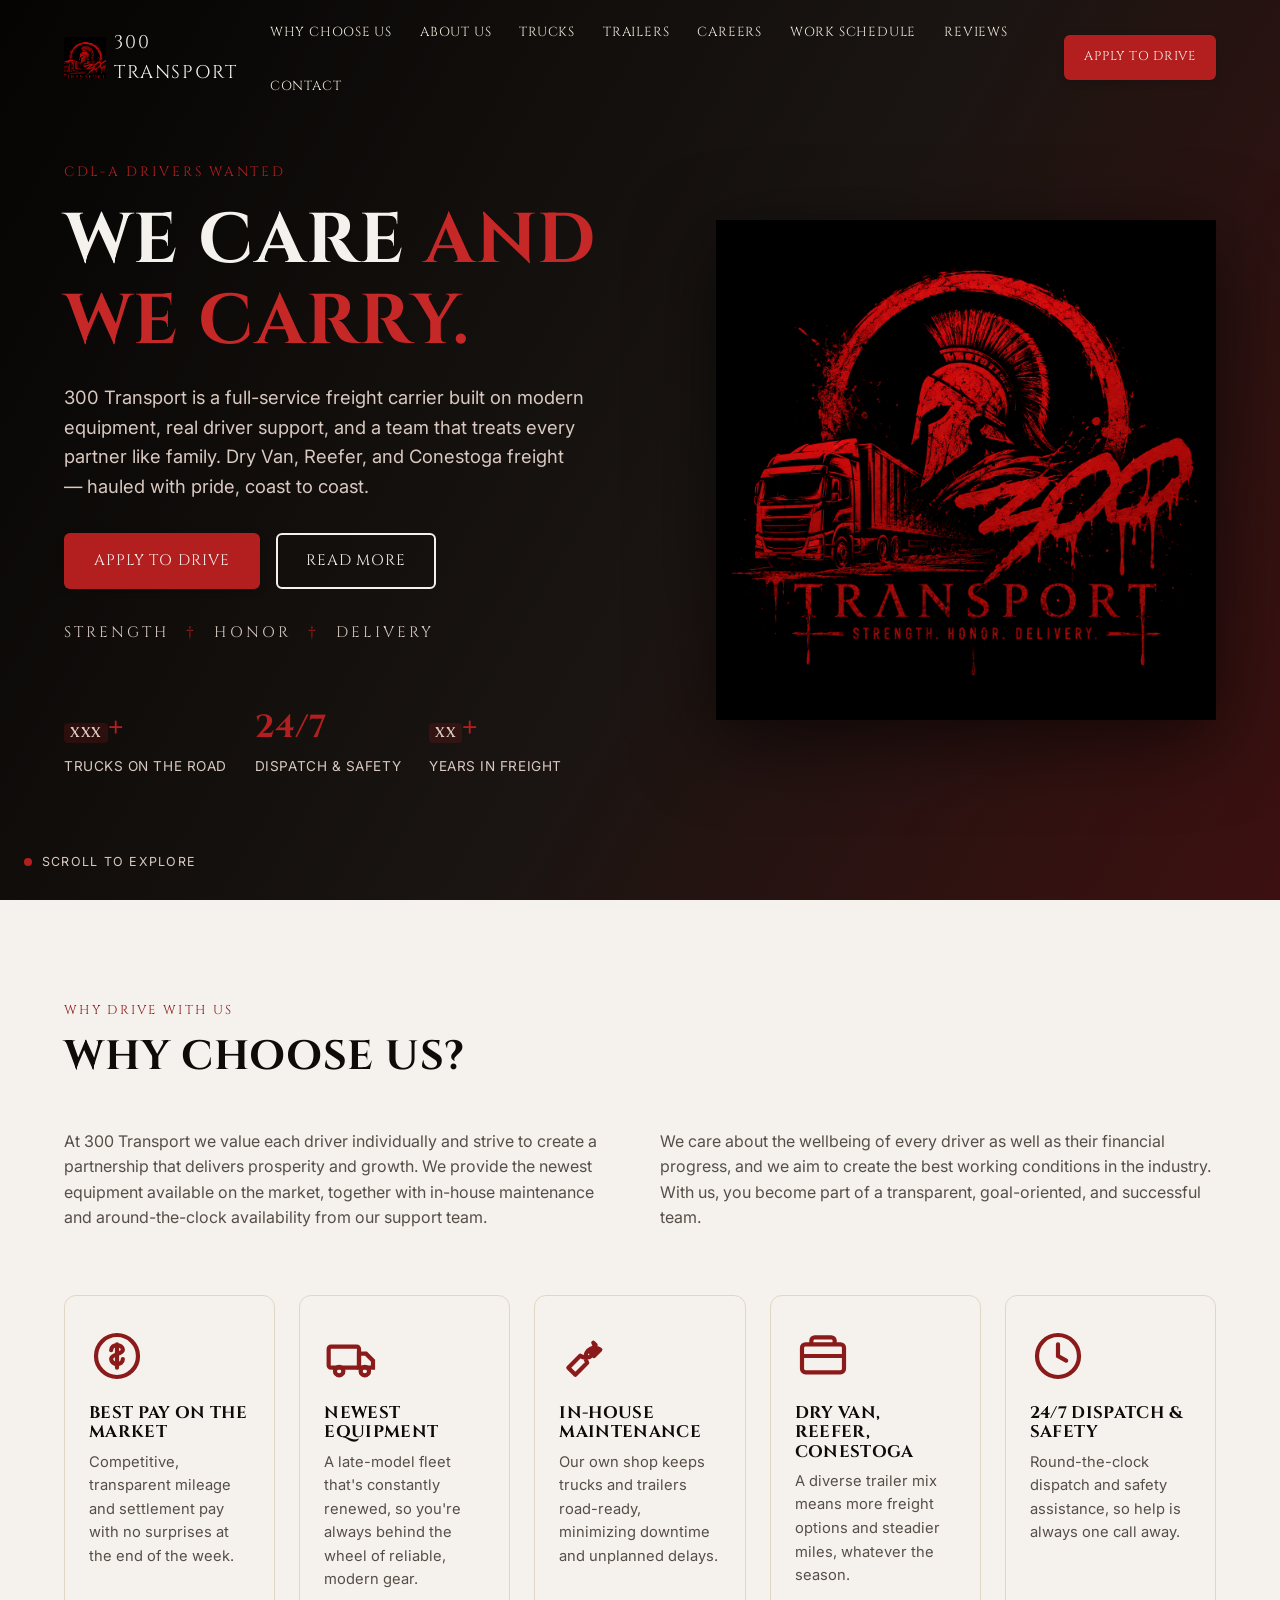
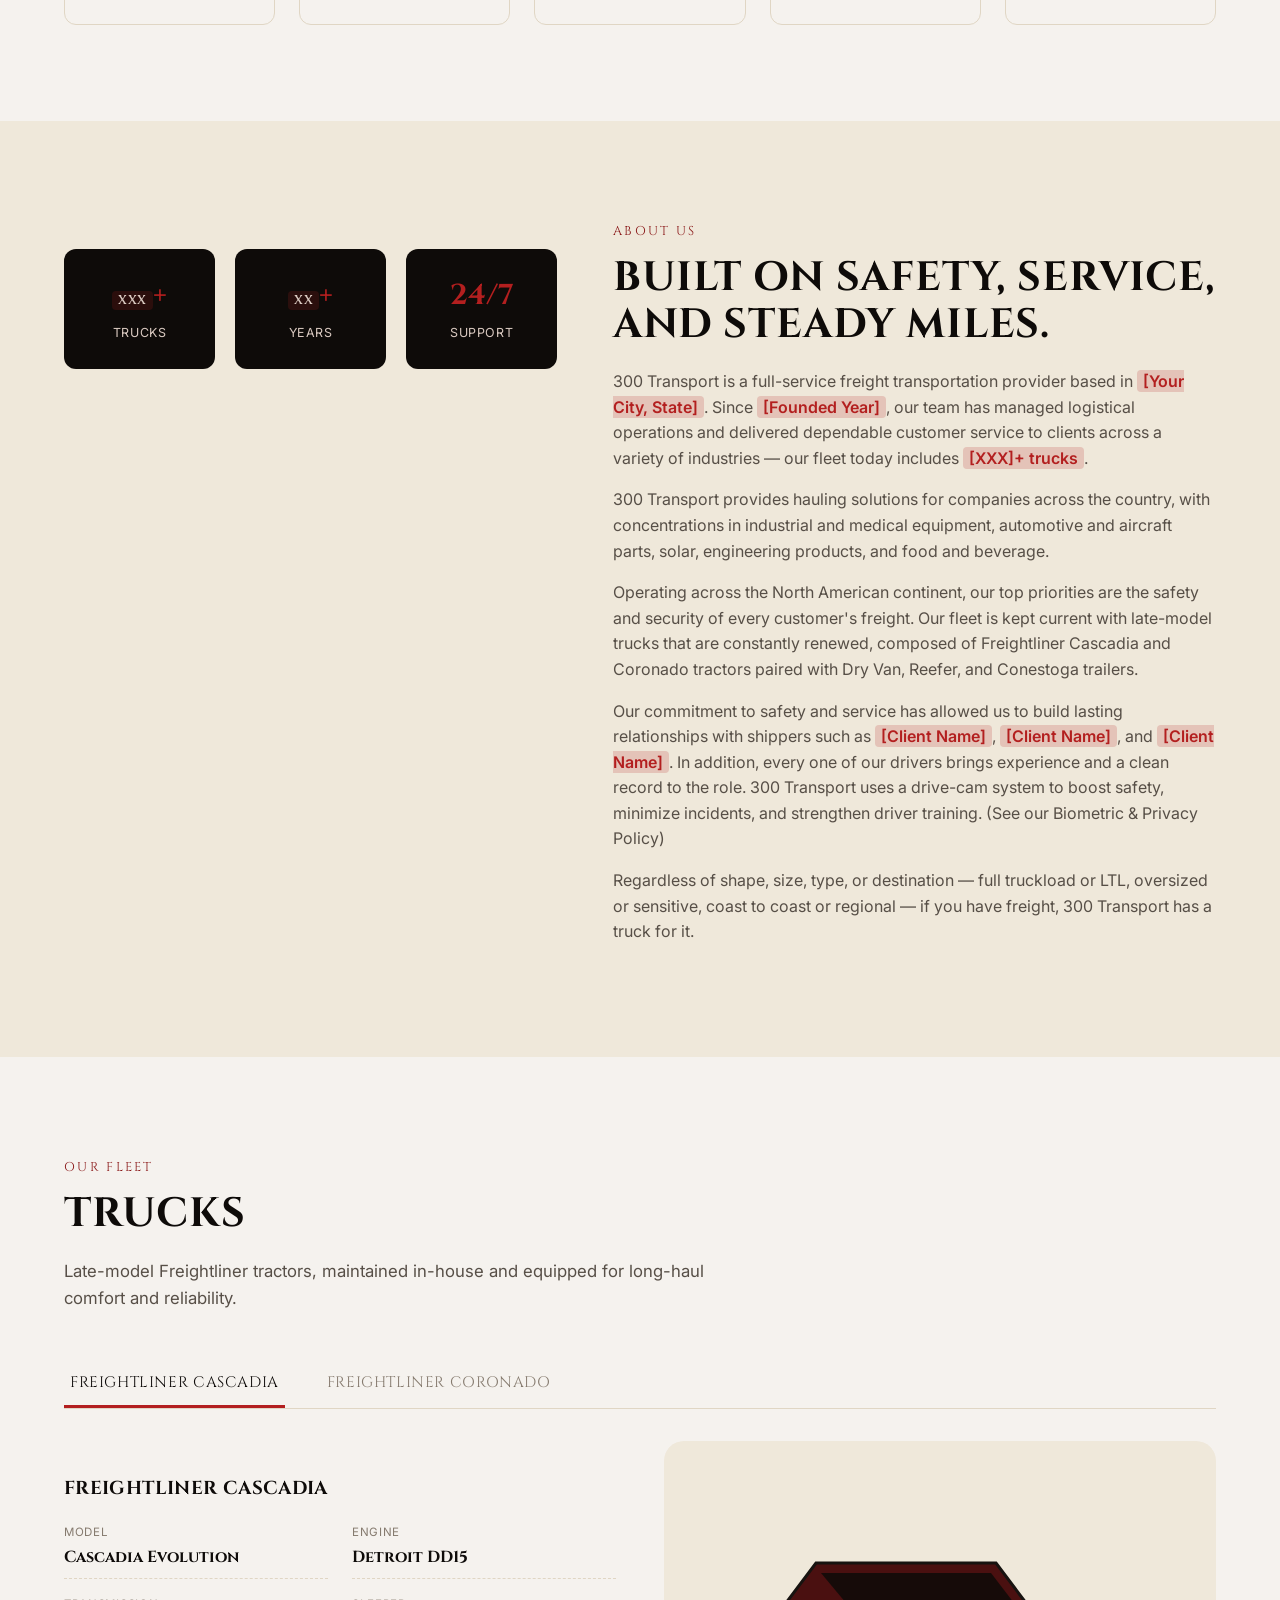
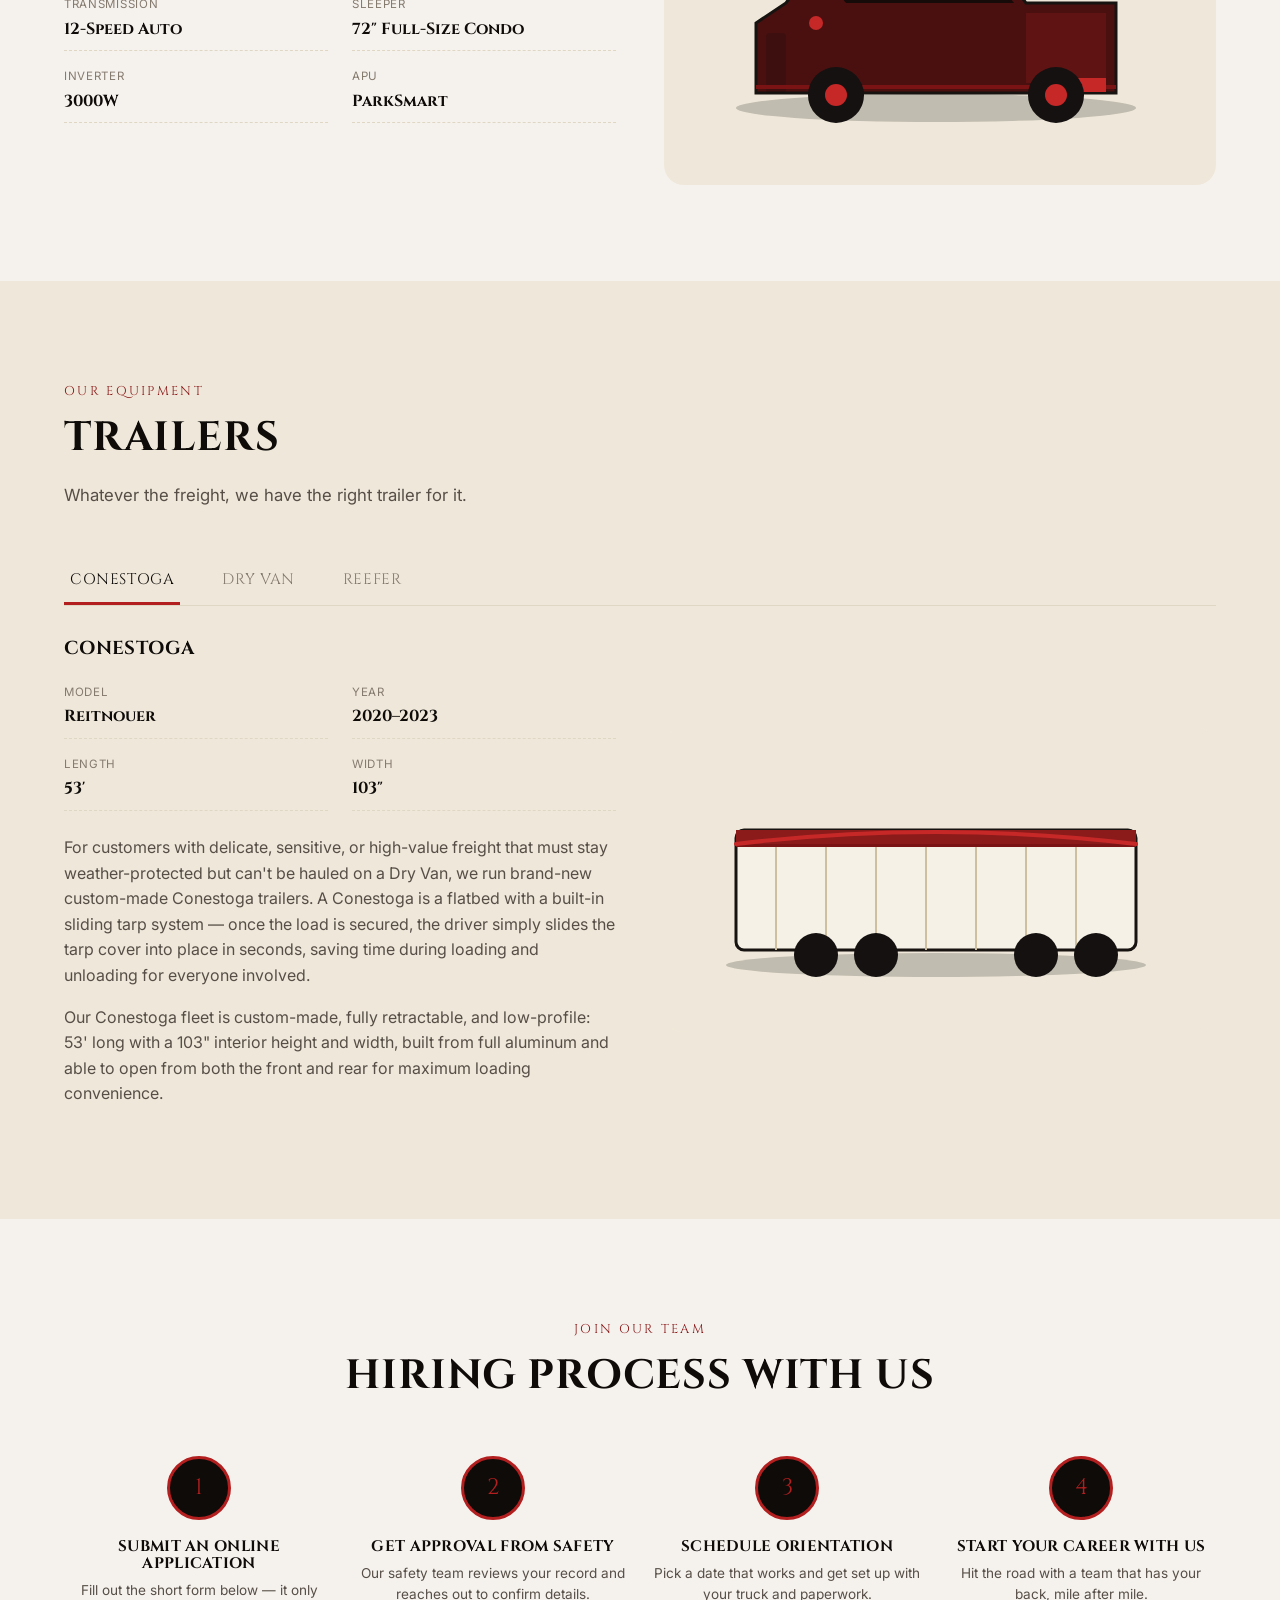
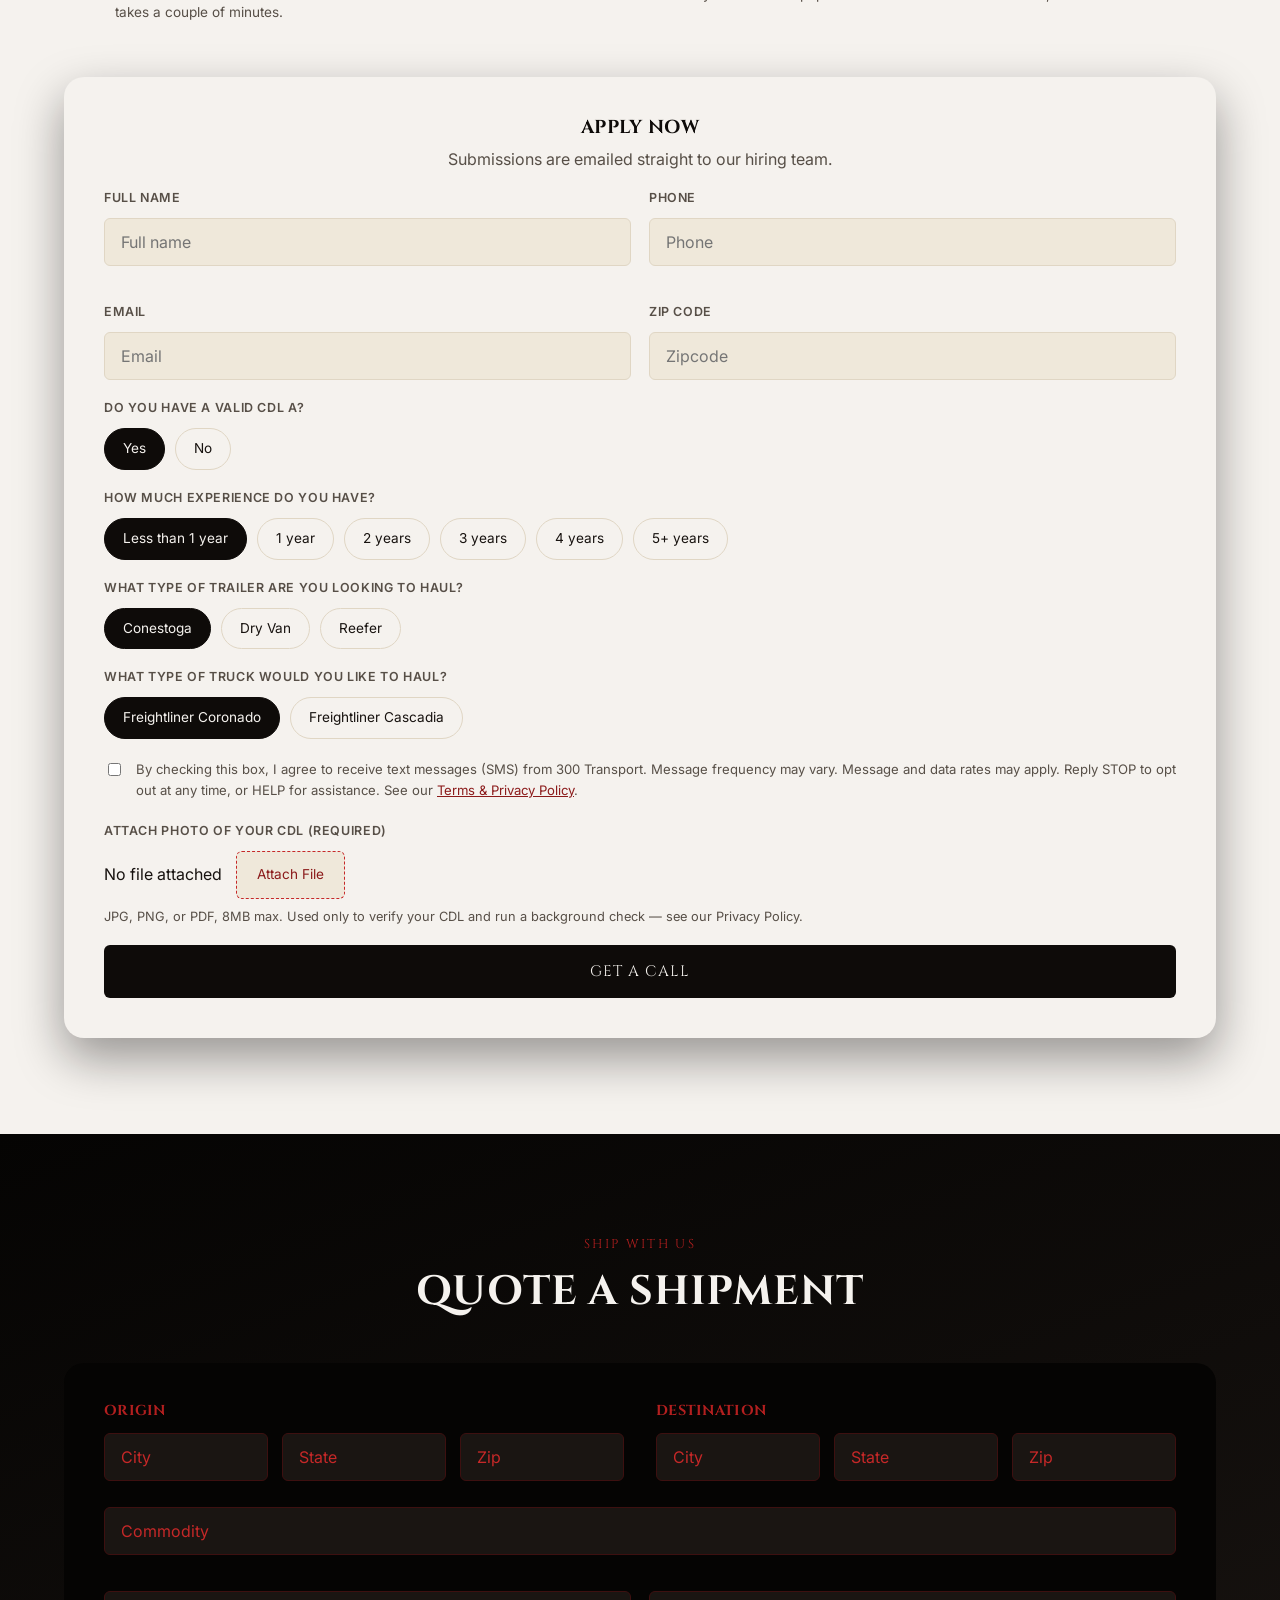
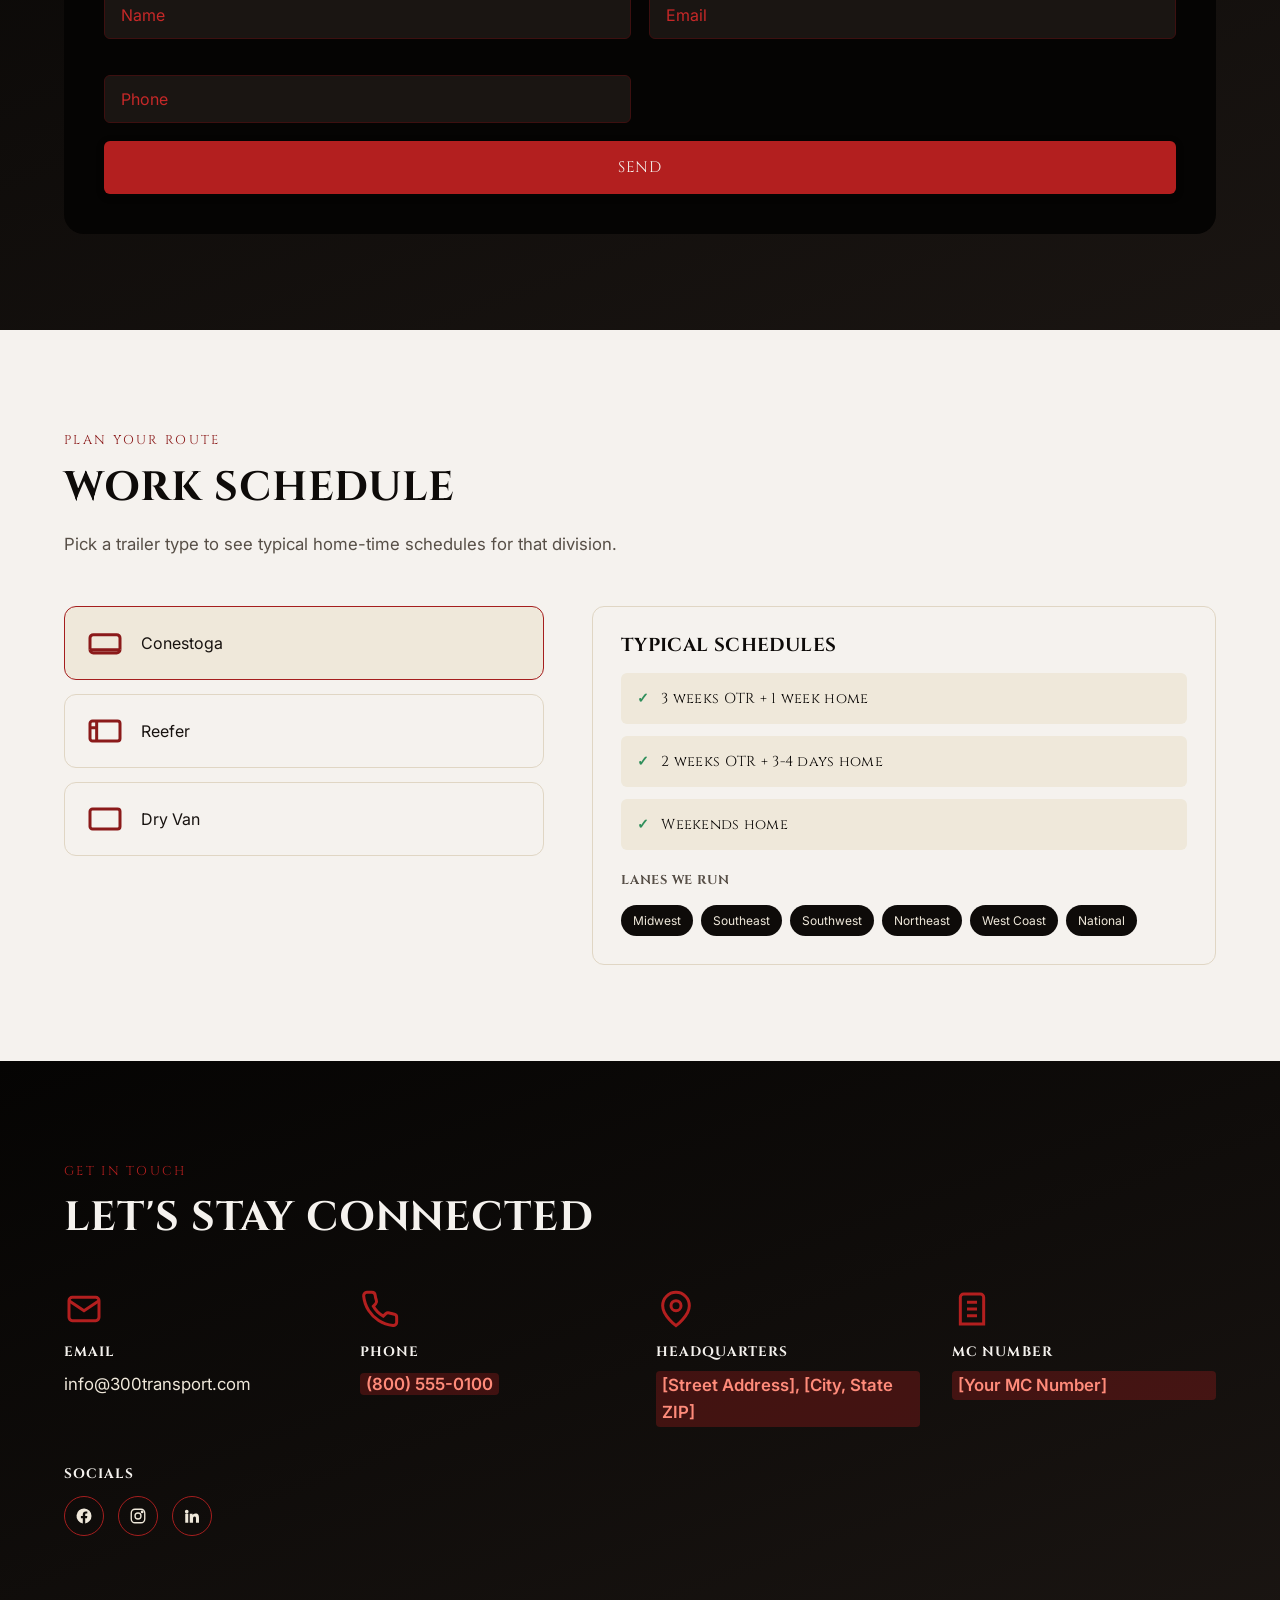
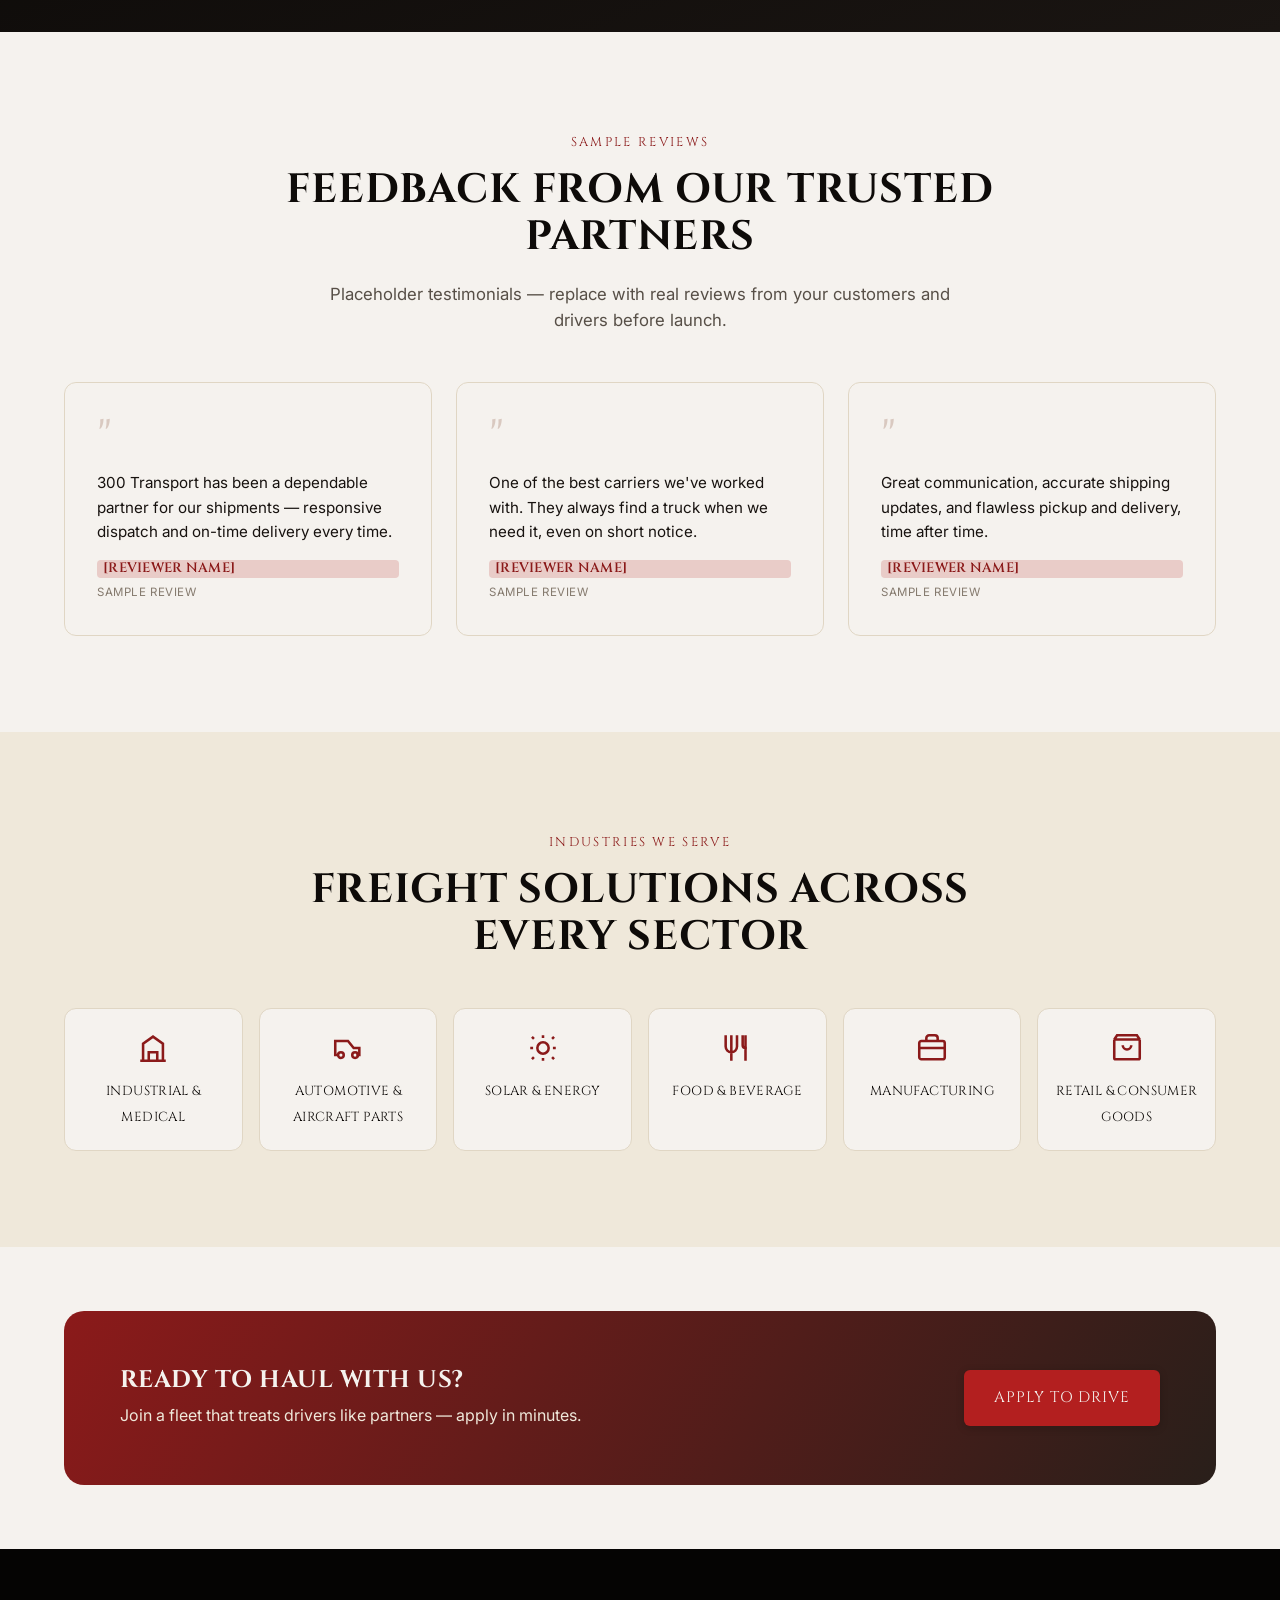
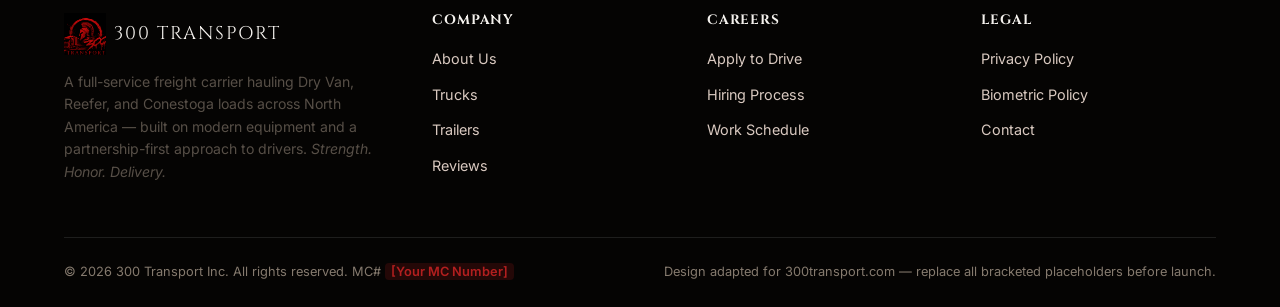
<file: index.html>
<!doctype html>
<html lang="en">
<head>
<meta charset="UTF-8">
<meta name="viewport" content="width=device-width, initial-scale=1.0">
<title>300 Transport | CDL-A Trucking Careers &amp; Freight Solutions</title>
<meta name="description" content="300 Transport is a full-service freight carrier offering Dry Van, Reefer, and Conestoga hauling, newest equipment, and CDL-A driving careers nationwide.">
<link rel="icon" href="images/logo-mark.png" type="image/png">
<link rel="preconnect" href="https://fonts.googleapis.com">
<link rel="preconnect" href="https://fonts.gstatic.com" crossorigin>
<link href="https://fonts.googleapis.com/css2?family=Cinzel:wght@400;500;600;700;900&family=Cinzel+Decorative:wght@700;900&family=Inter:wght@400;500;600;700&display=swap" rel="stylesheet">
<link rel="stylesheet" href="css/style.css">
</head>
<body>

<!-- ===================== HEADER ===================== -->
<header class="site-header" id="siteHeader">
  <div class="container">
    <a href="#top" class="logo">
      <img class="logo-mark" src="images/logo-mark.png" width="320" height="320" alt="300 Transport shield emblem">
      <span class="logo-word">300 Transport</span>
    </a>

    <ul class="nav-list" id="navList">
      <li><a href="#why-choose-us">Why Choose Us</a></li>
      <li><a href="#about-us">About Us</a></li>
      <li><a href="#trucks">Trucks</a></li>
      <li><a href="#trailers">Trailers</a></li>
      <li><a href="#hiring-process">Careers</a></li>
      <li><a href="#work-schedule">Work Schedule</a></li>
      <li><a href="#feedback">Reviews</a></li>
      <li><a href="#stay-connected">Contact</a></li>
    </ul>

    <div class="nav-actions">
      <a href="#hiring-process" class="btn btn--primary btn--sm">Apply to Drive</a>
      <button class="nav-toggle" id="navToggle" aria-label="Toggle menu"><span></span></button>
    </div>
  </div>
</header>

<!-- ===================== HERO ===================== -->
<section class="hero" id="top">
  <div class="container">
    <div class="hero__copy">
      <div class="hero__eyebrow">CDL-A Drivers Wanted</div>
      <h1>We care <em>and we carry.</em></h1>
      <p>300 Transport is a full-service freight carrier built on modern equipment, real driver support, and a team that treats every partner like family. Dry Van, Reefer, and Conestoga freight — hauled with pride, coast to coast.</p>
      <div class="hero__actions">
        <a href="#hiring-process" class="btn btn--primary">Apply to Drive</a>
        <a href="#about-us" class="btn btn--outline">Read More</a>
      </div>
      <div class="hero__tagline">Strength <span>&#8224;</span> Honor <span>&#8224;</span> Delivery</div>
      <div class="hero__stats">
        <div class="hero__stat"><strong><span class="ph">XXX</span>+</strong><span>Trucks on the Road</span></div>
        <div class="hero__stat"><strong>24/7</strong><span>Dispatch &amp; Safety</span></div>
        <div class="hero__stat"><strong><span class="ph">XX</span>+</strong><span>Years in Freight</span></div>
      </div>
    </div>
    <div class="hero__art">
      <img src="images/300-emblem-square.png" width="1254" height="1254" alt="300 Transport emblem — Spartan helmet and truck, Strength. Honor. Delivery." loading="eager">
    </div>
  </div>
  <div class="hero__scroll"><span class="dot"></span> Scroll to explore</div>
</section>

<!-- ===================== WHY CHOOSE US ===================== -->
<section class="section" id="why-choose-us">
  <div class="container">
    <div class="section-head">
      <div class="eyebrow">Why Drive With Us</div>
      <h2 class="section-title">Why choose us?</h2>
    </div>
    <div class="why-lead">
      <p>At 300 Transport we value each driver individually and strive to create a partnership that delivers prosperity and growth. We provide the newest equipment available on the market, together with in-house maintenance and around-the-clock availability from our support team.</p>
      <p>We care about the wellbeing of every driver as well as their financial progress, and we aim to create the best working conditions in the industry. With us, you become part of a transparent, goal-oriented, and successful team.</p>
    </div>

    <div class="feature-grid">
      <div class="feature-card">
        <div class="feature-card__icon">
          <svg viewBox="0 0 24 24" fill="none" stroke="currentColor" stroke-width="1.8"><circle cx="12" cy="12" r="9"/><path d="M12 7v10M9.5 9.5c0-1.4 1.2-2.2 2.5-2.2s2.5.9 2.5 2c0 2.2-5 1.6-5 4 0 1.1 1.2 2.2 2.5 2.2s2.5-.8 2.5-2.2" stroke-linecap="round"/></svg>
        </div>
        <h3>Best Pay on the Market</h3>
        <p>Competitive, transparent mileage and settlement pay with no surprises at the end of the week.</p>
      </div>
      <div class="feature-card">
        <div class="feature-card__icon">
          <svg viewBox="0 0 24 24" fill="none" stroke="currentColor" stroke-width="1.8"><rect x="2" y="8" width="13" height="9" rx="1"/><path d="M15 11h3l3 3v3h-6z"/><circle cx="6.5" cy="18.5" r="1.8"/><circle cx="17.5" cy="18.5" r="1.8"/></svg>
        </div>
        <h3>Newest Equipment</h3>
        <p>A late-model fleet that's constantly renewed, so you're always behind the wheel of reliable, modern gear.</p>
      </div>
      <div class="feature-card">
        <div class="feature-card__icon">
          <svg viewBox="0 0 24 24" fill="none" stroke="currentColor" stroke-width="1.8"><path d="M14.7 6.3a4 4 0 0 1-5.6 5.6L4 17l3 3 5.1-5.1a4 4 0 0 1 5.6-5.6l-2.7 2.7-2-2 2.7-2.7z" stroke-linejoin="round"/></svg>
        </div>
        <h3>In-House Maintenance</h3>
        <p>Our own shop keeps trucks and trailers road-ready, minimizing downtime and unplanned delays.</p>
      </div>
      <div class="feature-card">
        <div class="feature-card__icon">
          <svg viewBox="0 0 24 24" fill="none" stroke="currentColor" stroke-width="1.8"><rect x="3" y="7" width="18" height="12" rx="1.5"/><path d="M7 7V5.5A1.5 1.5 0 0 1 8.5 4h7A1.5 1.5 0 0 1 17 5.5V7M3 12h18"/></svg>
        </div>
        <h3>Dry Van, Reefer, Conestoga</h3>
        <p>A diverse trailer mix means more freight options and steadier miles, whatever the season.</p>
      </div>
      <div class="feature-card">
        <div class="feature-card__icon">
          <svg viewBox="0 0 24 24" fill="none" stroke="currentColor" stroke-width="1.8"><circle cx="12" cy="12" r="9"/><path d="M12 7v5l3.5 2" stroke-linecap="round"/></svg>
        </div>
        <h3>24/7 Dispatch &amp; Safety</h3>
        <p>Round-the-clock dispatch and safety assistance, so help is always one call away.</p>
      </div>
    </div>
  </div>
</section>

<!-- ===================== ABOUT US ===================== -->
<section class="section section--alt" id="about-us">
  <div class="container">
    <div class="about-grid">
      <div class="about-art">
        <div class="stat-row">
          <div class="stat-box"><strong><span class="ph">XXX</span>+</strong><span>Trucks</span></div>
          <div class="stat-box"><strong><span class="ph">XX</span>+</strong><span>Years</span></div>
          <div class="stat-box"><strong>24/7</strong><span>Support</span></div>
        </div>
      </div>
      <div class="about-copy">
        <div class="eyebrow">About Us</div>
        <h2 class="section-title">Built on safety, service, and steady miles.</h2>
        <p>300 Transport is a full-service freight transportation provider based in <span class="ph">[Your City, State]</span>. Since <span class="ph">[Founded Year]</span>, our team has managed logistical operations and delivered dependable customer service to clients across a variety of industries — our fleet today includes <span class="ph">[XXX]+ trucks</span>.</p>
        <p>300 Transport provides hauling solutions for companies across the country, with concentrations in industrial and medical equipment, automotive and aircraft parts, solar, engineering products, and food and beverage.</p>
        <p>Operating across the North American continent, our top priorities are the safety and security of every customer's freight. Our fleet is kept current with late-model trucks that are constantly renewed, composed of Freightliner Cascadia and Coronado tractors paired with Dry Van, Reefer, and Conestoga trailers.</p>
        <p>Our commitment to safety and service has allowed us to build lasting relationships with shippers such as <span class="ph">[Client Name]</span>, <span class="ph">[Client Name]</span>, and <span class="ph">[Client Name]</span>. In addition, every one of our drivers brings experience and a clean record to the role. 300 Transport uses a drive-cam system to boost safety, minimize incidents, and strengthen driver training. (<a href="privacy-policy.html">See our Biometric &amp; Privacy Policy</a>)</p>
        <p>Regardless of shape, size, type, or destination — full truckload or LTL, oversized or sensitive, coast to coast or regional — if you have freight, 300 Transport has a truck for it.</p>
      </div>
    </div>
  </div>
</section>

<!-- ===================== TRUCKS ===================== -->
<section class="section" id="trucks">
  <div class="container">
    <div class="section-head">
      <div class="eyebrow">Our Fleet</div>
      <h2 class="section-title">Trucks</h2>
      <p class="section-lead">Late-model Freightliner tractors, maintained in-house and equipped for long-haul comfort and reliability.</p>
    </div>

    <div class="tab-group" data-tabs="trucks">
      <div class="tab-buttons">
        <button class="tab-btn is-active" data-tab="cascadia">Freightliner Cascadia</button>
        <button class="tab-btn" data-tab="coronado">Freightliner Coronado</button>
      </div>

      <div class="tab-panel is-active" data-panel="cascadia">
        <div>
          <h3>Freightliner Cascadia</h3>
          <div class="spec-list">
            <div class="spec-item"><span>Model</span><strong>Cascadia Evolution</strong></div>
            <div class="spec-item"><span>Engine</span><strong>Detroit DD15</strong></div>
            <div class="spec-item"><span>Transmission</span><strong>12-Speed Auto</strong></div>
            <div class="spec-item"><span>Sleeper</span><strong>72" Full-Size Condo</strong></div>
            <div class="spec-item"><span>Inverter</span><strong>3000W</strong></div>
            <div class="spec-item"><span>APU</span><strong>ParkSmart</strong></div>
          </div>
        </div>
        <div class="tab-art"><img src="images/truck-cascadia.svg" alt="Freightliner Cascadia illustration"></div>
      </div>

      <div class="tab-panel" data-panel="coronado">
        <div>
          <h3>Freightliner Coronado</h3>
          <div class="spec-list">
            <div class="spec-item"><span>Model</span><strong>Glider Kit</strong></div>
            <div class="spec-item"><span>Engine</span><strong>Detroit Diesel S60</strong></div>
            <div class="spec-item"><span>Transmission</span><strong>13-Speed Manual</strong></div>
            <div class="spec-item"><span>Sleeper</span><strong>72" Full-Size Condo</strong></div>
            <div class="spec-item"><span>Inverter</span><strong>3000W</strong></div>
            <div class="spec-item"><span>APU</span><strong>Espar</strong></div>
          </div>
        </div>
        <div class="tab-art"><img src="images/truck-coronado.svg" alt="Freightliner Coronado illustration"></div>
      </div>
    </div>
  </div>
</section>

<!-- ===================== TRAILERS ===================== -->
<section class="section section--alt" id="trailers">
  <div class="container">
    <div class="section-head">
      <div class="eyebrow">Our Equipment</div>
      <h2 class="section-title">Trailers</h2>
      <p class="section-lead">Whatever the freight, we have the right trailer for it.</p>
    </div>

    <div class="tab-group" data-tabs="trailers">
      <div class="tab-buttons">
        <button class="tab-btn is-active" data-tab="conestoga">Conestoga</button>
        <button class="tab-btn" data-tab="dryvan">Dry Van</button>
        <button class="tab-btn" data-tab="reefer">Reefer</button>
      </div>

      <div class="tab-panel is-active" data-panel="conestoga">
        <div>
          <h3>Conestoga</h3>
          <div class="spec-list">
            <div class="spec-item"><span>Model</span><strong>Reitnouer</strong></div>
            <div class="spec-item"><span>Year</span><strong>2020–2023</strong></div>
            <div class="spec-item"><span>Length</span><strong>53'</strong></div>
            <div class="spec-item"><span>Width</span><strong>103"</strong></div>
          </div>
          <p>For customers with delicate, sensitive, or high-value freight that must stay weather-protected but can't be hauled on a Dry Van, we run brand-new custom-made Conestoga trailers. A Conestoga is a flatbed with a built-in sliding tarp system — once the load is secured, the driver simply slides the tarp cover into place in seconds, saving time during loading and unloading for everyone involved.</p>
          <p>Our Conestoga fleet is custom-made, fully retractable, and low-profile: 53' long with a 103" interior height and width, built from full aluminum and able to open from both the front and rear for maximum loading convenience.</p>
        </div>
        <div class="tab-art"><img src="images/trailer-conestoga.svg" alt="Conestoga trailer illustration"></div>
      </div>

      <div class="tab-panel" data-panel="dryvan">
        <div>
          <h3>Dry Van</h3>
          <div class="spec-list">
            <div class="spec-item"><span>Model</span><strong>Utility Trailer</strong></div>
            <div class="spec-item"><span>Year</span><strong>2020–2023</strong></div>
            <div class="spec-item"><span>Length</span><strong>53'</strong></div>
            <div class="spec-item"><span>Width</span><strong>102"</strong></div>
          </div>
          <p>Dry van shipping is the most common method for transporting freight across the interstate system. A dry van is a fully enclosed trailer that shields cargo from the elements — the go-to option for palletized and boxed freight.</p>
          <p>Our Dry Van trailers are 53' long, 102" wide, and 110" tall — plated Utility trailers kept in rotation on a strict maintenance schedule.</p>
        </div>
        <div class="tab-art"><img src="images/trailer-dryvan.svg" alt="Dry Van trailer illustration"></div>
      </div>

      <div class="tab-panel" data-panel="reefer">
        <div>
          <h3>Reefer</h3>
          <div class="spec-list">
            <div class="spec-item"><span>Model</span><strong>Reefer Utility Trailer</strong></div>
            <div class="spec-item"><span>Engine</span><strong>Thermo King</strong></div>
            <div class="spec-item"><span>Year</span><strong>2022–2023</strong></div>
            <div class="spec-item"><span>Length</span><strong>53'</strong></div>
            <div class="spec-item"><span>Width</span><strong>98"</strong></div>
            <div class="spec-item"><span>Height</span><strong>13.6'</strong></div>
          </div>
          <p>Refrigerated trailers are the solution for transporting food and products that require temperature control from pickup to delivery. Our reefer trailers are state-of-the-art Utility trailers running Thermo King units.</p>
          <p>We know how critical temp-controlled shipments are, which is why we've invested heavily in this fleet — including drop-trailer service, same-day shipping, and multi-drop capability.</p>
        </div>
        <div class="tab-art"><img src="images/trailer-reefer.svg" alt="Reefer trailer illustration"></div>
      </div>
    </div>
  </div>
</section>

<!-- ===================== HIRING PROCESS ===================== -->
<section class="section" id="hiring-process">
  <div class="container">
    <div class="section-head section-head--center">
      <div class="eyebrow">Join Our Team</div>
      <h2 class="section-title">Hiring process with us</h2>
    </div>
    <div class="process-steps">
      <div class="process-step">
        <div class="process-step__num">1</div>
        <h3>Submit an Online Application</h3>
        <p>Fill out the short form below — it only takes a couple of minutes.</p>
      </div>
      <div class="process-step">
        <div class="process-step__num">2</div>
        <h3>Get Approval from Safety</h3>
        <p>Our safety team reviews your record and reaches out to confirm details.</p>
      </div>
      <div class="process-step">
        <div class="process-step__num">3</div>
        <h3>Schedule Orientation</h3>
        <p>Pick a date that works and get set up with your truck and paperwork.</p>
      </div>
      <div class="process-step">
        <div class="process-step__num">4</div>
        <h3>Start Your Career With Us</h3>
        <p>Hit the road with a team that has your back, mile after mile.</p>
      </div>
    </div>

    <div class="form-panel">
      <h3 style="text-align:center;margin-bottom:8px;">Apply Now</h3>
      <p style="text-align:center;">Submissions are emailed straight to our hiring team.</p>
      <form id="applicationForm">
        <input type="text" name="hp_field" class="hp-field" tabindex="-1" autocomplete="off" aria-hidden="true">
        <div class="form-grid">
          <div class="field"><label class="field-label">Full Name</label><input type="text" name="name" placeholder="Full name" required></div>
          <div class="field"><label class="field-label">Phone</label><input type="tel" name="phone" placeholder="Phone" required></div>
          <div class="field"><label class="field-label">Email</label><input type="email" name="email" placeholder="Email" required></div>
          <div class="field"><label class="field-label">Zip Code</label><input type="text" name="zip" placeholder="Zipcode" required></div>
        </div>

        <div class="field field--full">
          <label class="field-label">Do you have a valid CDL A?</label>
          <div class="radio-row">
            <label class="radio-pill"><input type="radio" name="cdl" value="yes" checked>Yes</label>
            <label class="radio-pill"><input type="radio" name="cdl" value="no">No</label>
          </div>
        </div>

        <div class="field field--full">
          <label class="field-label">How much experience do you have?</label>
          <div class="radio-row">
            <label class="radio-pill"><input type="radio" name="experience" value="lt1" checked>Less than 1 year</label>
            <label class="radio-pill"><input type="radio" name="experience" value="1">1 year</label>
            <label class="radio-pill"><input type="radio" name="experience" value="2">2 years</label>
            <label class="radio-pill"><input type="radio" name="experience" value="3">3 years</label>
            <label class="radio-pill"><input type="radio" name="experience" value="4">4 years</label>
            <label class="radio-pill"><input type="radio" name="experience" value="5">5+ years</label>
          </div>
        </div>

        <div class="field field--full">
          <label class="field-label">What type of trailer are you looking to haul?</label>
          <div class="radio-row">
            <label class="radio-pill"><input type="radio" name="trailer" value="conestoga" checked>Conestoga</label>
            <label class="radio-pill"><input type="radio" name="trailer" value="dryvan">Dry Van</label>
            <label class="radio-pill"><input type="radio" name="trailer" value="reefer">Reefer</label>
          </div>
        </div>

        <div class="field field--full">
          <label class="field-label">What type of truck would you like to haul?</label>
          <div class="radio-row">
            <label class="radio-pill"><input type="radio" name="truck" value="coronado" checked>Freightliner Coronado</label>
            <label class="radio-pill"><input type="radio" name="truck" value="cascadia">Freightliner Cascadia</label>
          </div>
        </div>

        <div class="consent-row">
          <input type="checkbox" id="smsConsent" name="smsConsent">
          <label for="smsConsent">By checking this box, I agree to receive text messages (SMS) from 300 Transport. Message frequency may vary. Message and data rates may apply. Reply STOP to opt out at any time, or HELP for assistance. See our <a href="privacy-policy.html">Terms &amp; Privacy Policy</a>.</label>
        </div>

        <div class="field field--full">
          <label class="field-label">Attach Photo of Your CDL (required)</label>
          <div class="file-row">
            <span id="fileName">No file attached</span>
            <label class="file-btn"><input type="file" id="fileInput" name="cdlPhoto" accept="image/jpeg,image/png,image/webp,application/pdf" style="display:none">Attach File</label>
          </div>
          <p style="font-size:0.8rem;margin:8px 0 0;">JPG, PNG, or PDF, 8MB max. Used only to verify your CDL and run a background check — see our <a href="privacy-policy.html">Privacy Policy</a>.</p>
        </div>

        <button type="submit" class="btn btn--dark btn--block">Get a Call</button>
        <div class="form-note" id="applicationNote"></div>
      </form>
    </div>
  </div>
</section>

<!-- ===================== QUOTE A SHIPMENT ===================== -->
<section class="section section--dark">
  <div class="container">
    <div class="section-head section-head--center">
      <div class="eyebrow">Ship With Us</div>
      <h2 class="section-title">Quote a shipment</h2>
    </div>
    <div class="quote-panel">
      <form id="quoteForm">
        <input type="text" name="hp_field" class="hp-field" tabindex="-1" autocomplete="off" aria-hidden="true">
        <div class="quote-cols">
          <div>
            <h4>Origin</h4>
            <div class="form-grid--3" style="display:grid;gap:14px;">
              <div class="field"><input type="text" name="originCity" placeholder="City"></div>
              <div class="field"><input type="text" name="originState" placeholder="State"></div>
              <div class="field"><input type="text" name="originZip" placeholder="Zip"></div>
            </div>
          </div>
          <div>
            <h4>Destination</h4>
            <div class="form-grid--3" style="display:grid;gap:14px;">
              <div class="field"><input type="text" name="destCity" placeholder="City"></div>
              <div class="field"><input type="text" name="destState" placeholder="State"></div>
              <div class="field"><input type="text" name="destZip" placeholder="Zip"></div>
            </div>
          </div>
        </div>
        <div class="form-grid" style="margin-top:8px;">
          <div class="field field--full"><input type="text" name="commodity" placeholder="Commodity"></div>
          <div class="field"><input type="text" name="name" placeholder="Name" required></div>
          <div class="field"><input type="email" name="email" placeholder="Email" required></div>
          <div class="field"><input type="tel" name="phone" placeholder="Phone" required></div>
        </div>
        <button type="submit" class="btn btn--primary btn--block">Send</button>
        <div class="form-note" id="quoteNote"></div>
      </form>
    </div>
  </div>
</section>

<!-- ===================== WORK SCHEDULE ===================== -->
<section class="section" id="work-schedule">
  <div class="container">
    <div class="section-head">
      <div class="eyebrow">Plan Your Route</div>
      <h2 class="section-title">Work schedule</h2>
      <p class="section-lead">Pick a trailer type to see typical home-time schedules for that division.</p>
    </div>

    <div class="schedule-grid">
      <div class="trailer-picker" id="trailerPicker">
        <label class="trailer-option">
          <input type="radio" name="schedTrailer" value="conestoga" checked>
          <span class="trailer-option__icon"><svg viewBox="0 0 24 24" fill="none" stroke="currentColor" stroke-width="1.8"><path d="M3 16V9a2 2 0 0 1 2-2h14a2 2 0 0 1 2 2v7"/><path d="M3 16h18M3 16a2 2 0 0 0 2 2h14a2 2 0 0 0 2-2"/></svg></span>
          <span>Conestoga</span>
        </label>
        <label class="trailer-option">
          <input type="radio" name="schedTrailer" value="reefer">
          <span class="trailer-option__icon"><svg viewBox="0 0 24 24" fill="none" stroke="currentColor" stroke-width="1.8"><rect x="3" y="6" width="18" height="12" rx="1.5"/><path d="M7 6v12M3 10h4"/></svg></span>
          <span>Reefer</span>
        </label>
        <label class="trailer-option">
          <input type="radio" name="schedTrailer" value="dryvan">
          <span class="trailer-option__icon"><svg viewBox="0 0 24 24" fill="none" stroke="currentColor" stroke-width="1.8"><rect x="3" y="6" width="18" height="12" rx="1.5"/></svg></span>
          <span>Dry Van</span>
        </label>
      </div>

      <div class="schedule-results">
        <h3 style="margin-bottom:4px;">Typical schedules</h3>
        <ul class="schedule-list" id="scheduleList">
          <!-- populated by JS -->
        </ul>
        <h4 style="margin-top:24px;font-size:0.8rem;text-transform:uppercase;letter-spacing:0.06em;color:var(--muted);">Lanes we run</h4>
        <div class="region-tags">
          <span>Midwest</span><span>Southeast</span><span>Southwest</span><span>Northeast</span><span>West Coast</span><span>National</span>
        </div>
      </div>
    </div>
  </div>
</section>

<!-- ===================== CONTACT ===================== -->
<section class="section section--dark" id="stay-connected">
  <div class="container">
    <div class="section-head">
      <div class="eyebrow">Get In Touch</div>
      <h2 class="section-title">Let's stay connected</h2>
    </div>
    <div class="contact-grid">
      <div class="contact-card">
        <div class="contact-card__icon"><svg viewBox="0 0 24 24" fill="none" stroke="currentColor" stroke-width="1.8"><rect x="3" y="5" width="18" height="14" rx="2"/><path d="m3 7 9 6 9-6"/></svg></div>
        <h4>Email</h4>
        <p><a href="mailto:info@300transport.com">info@300transport.com</a></p>
      </div>
      <div class="contact-card">
        <div class="contact-card__icon"><svg viewBox="0 0 24 24" fill="none" stroke="currentColor" stroke-width="1.8"><path d="M22 16.9v3a2 2 0 0 1-2.2 2 19.8 19.8 0 0 1-8.6-3 19.5 19.5 0 0 1-6-6 19.8 19.8 0 0 1-3-8.7A2 2 0 0 1 4.1 2h3a2 2 0 0 1 2 1.7c.1 1 .3 2 .7 3a2 2 0 0 1-.4 2.1L8 10.3a16 16 0 0 0 6 6l1.5-1.5a2 2 0 0 1 2.1-.4c1 .3 2 .5 3 .7a2 2 0 0 1 1.4 2.1z"/></svg></div>
        <h4>Phone</h4>
        <p><a href="tel:+18005550100" class="ph">(800) 555-0100</a></p>
      </div>
      <div class="contact-card">
        <div class="contact-card__icon"><svg viewBox="0 0 24 24" fill="none" stroke="currentColor" stroke-width="1.8"><path d="M20 10c0 6-8 12-8 12s-8-6-8-12a8 8 0 0 1 16 0Z"/><circle cx="12" cy="10" r="3"/></svg></div>
        <h4>Headquarters</h4>
        <p class="ph">[Street Address], [City, State ZIP]</p>
      </div>
      <div class="contact-card">
        <div class="contact-card__icon"><svg viewBox="0 0 24 24" fill="none" stroke="currentColor" stroke-width="1.8"><path d="M9 12h6M9 16h6M9 8h6M5 21V5a2 2 0 0 1 2-2h10a2 2 0 0 1 2 2v16Z"/></svg></div>
        <h4>MC Number</h4>
        <p class="ph">[Your MC Number]</p>
      </div>
    </div>
    <div style="margin-top:40px;">
      <h4 style="color:var(--white);font-size:0.85rem;letter-spacing:0.08em;margin-bottom:14px;">Socials</h4>
      <div class="social-row">
        <a href="#" aria-label="Facebook"><svg viewBox="0 0 24 24" fill="currentColor"><path d="M22 12a10 10 0 1 0-11.6 9.9v-7H7.9V12h2.5V9.8c0-2.5 1.5-3.9 3.8-3.9 1.1 0 2.2.2 2.2.2v2.4h-1.2c-1.2 0-1.6.8-1.6 1.6V12h2.8l-.4 2.9h-2.4v7A10 10 0 0 0 22 12Z"/></svg></a>
        <a href="#" aria-label="Instagram"><svg viewBox="0 0 24 24" fill="none" stroke="currentColor" stroke-width="1.8"><rect x="3" y="3" width="18" height="18" rx="5"/><circle cx="12" cy="12" r="4"/><circle cx="17.5" cy="6.5" r="1"/></svg></a>
        <a href="#" aria-label="LinkedIn"><svg viewBox="0 0 24 24" fill="currentColor"><path d="M4.98 3.5a2.5 2.5 0 1 0 0 5 2.5 2.5 0 0 0 0-5ZM3 9h4v12H3zM9 9h3.8v1.7h.1c.5-1 1.8-2 3.7-2 4 0 4.7 2.6 4.7 6V21h-4v-5.3c0-1.3 0-3-1.8-3s-2.1 1.4-2.1 2.9V21H9z"/></svg></a>
      </div>
    </div>
  </div>
</section>

<!-- ===================== TESTIMONIALS ===================== -->
<section class="section" id="feedback">
  <div class="container">
    <div class="section-head section-head--center">
      <div class="eyebrow">Sample Reviews</div>
      <h2 class="section-title">Feedback from our trusted partners</h2>
      <p class="section-lead">Placeholder testimonials — replace with real reviews from your customers and drivers before launch.</p>
    </div>
    <div class="testimonial-track">
      <div class="testimonial-card">
        <span class="quote-mark">"</span>
        <p>300 Transport has been a dependable partner for our shipments — responsive dispatch and on-time delivery every time.</p>
        <h4 class="ph">[Reviewer Name]</h4>
        <span class="badge">Sample review</span>
      </div>
      <div class="testimonial-card">
        <span class="quote-mark">"</span>
        <p>One of the best carriers we've worked with. They always find a truck when we need it, even on short notice.</p>
        <h4 class="ph">[Reviewer Name]</h4>
        <span class="badge">Sample review</span>
      </div>
      <div class="testimonial-card">
        <span class="quote-mark">"</span>
        <p>Great communication, accurate shipping updates, and flawless pickup and delivery, time after time.</p>
        <h4 class="ph">[Reviewer Name]</h4>
        <span class="badge">Sample review</span>
      </div>
    </div>
  </div>
</section>

<!-- ===================== INDUSTRIES SERVED ===================== -->
<section class="section section--alt">
  <div class="container">
    <div class="section-head section-head--center">
      <div class="eyebrow">Industries We Serve</div>
      <h2 class="section-title">Freight solutions across every sector</h2>
    </div>
    <div class="industry-grid">
      <div class="industry-chip"><div class="industry-chip__icon"><svg viewBox="0 0 24 24" fill="none" stroke="currentColor" stroke-width="1.8"><path d="M3 21h18M5 21V9l7-5 7 5v12M9 21v-6h6v6"/></svg></div><span>Industrial &amp; Medical</span></div>
      <div class="industry-chip"><div class="industry-chip__icon"><svg viewBox="0 0 24 24" fill="none" stroke="currentColor" stroke-width="1.8"><circle cx="7" cy="17" r="2"/><circle cx="17" cy="17" r="2"/><path d="M5 17H3V7h9l4 5h4v5h-2"/></svg></div><span>Automotive &amp; Aircraft Parts</span></div>
      <div class="industry-chip"><div class="industry-chip__icon"><svg viewBox="0 0 24 24" fill="none" stroke="currentColor" stroke-width="1.8"><circle cx="12" cy="12" r="4"/><path d="M12 3v2M12 19v2M4.2 4.2l1.4 1.4M18.4 18.4l1.4 1.4M3 12h2M19 12h2M4.2 19.8l1.4-1.4M18.4 5.6l1.4-1.4"/></svg></div><span>Solar &amp; Energy</span></div>
      <div class="industry-chip"><div class="industry-chip__icon"><svg viewBox="0 0 24 24" fill="none" stroke="currentColor" stroke-width="1.8"><path d="M4 3v8a4 4 0 0 0 8 0V3M8 3v18M16 3v7a2 2 0 0 0 2 2h1M18 3v18"/></svg></div><span>Food &amp; Beverage</span></div>
      <div class="industry-chip"><div class="industry-chip__icon"><svg viewBox="0 0 24 24" fill="none" stroke="currentColor" stroke-width="1.8"><rect x="3" y="7" width="18" height="13" rx="1.5"/><path d="M8 7V5a2 2 0 0 1 2-2h4a2 2 0 0 1 2 2v2M3 12h18"/></svg></div><span>Manufacturing</span></div>
      <div class="industry-chip"><div class="industry-chip__icon"><svg viewBox="0 0 24 24" fill="none" stroke="currentColor" stroke-width="1.8"><path d="m3 6 2-3h14l2 3M3 6h18M3 6v13a1 1 0 0 0 1 1h16a1 1 0 0 0 1-1V6M9 10a3 3 0 0 0 6 0"/></svg></div><span>Retail &amp; Consumer Goods</span></div>
    </div>
  </div>
</section>

<!-- ===================== CTA BANNER ===================== -->
<section class="section--tight">
  <div class="container">
    <div class="cta-banner">
      <div>
        <h2>Ready to haul with us?</h2>
        <p>Join a fleet that treats drivers like partners — apply in minutes.</p>
      </div>
      <a href="#hiring-process" class="btn btn--primary">Apply to Drive</a>
    </div>
  </div>
</section>

<!-- ===================== FOOTER ===================== -->
<footer class="site-footer">
  <div class="container">
    <div class="footer-grid">
      <div class="footer-brand">
        <a href="#top" class="logo" style="margin-bottom:16px;">
          <img class="logo-mark" src="images/logo-mark.png" width="320" height="320" alt="300 Transport shield emblem">
          <span class="logo-word">300 Transport</span>
        </a>
        <p>A full-service freight carrier hauling Dry Van, Reefer, and Conestoga loads across North America — built on modern equipment and a partnership-first approach to drivers. <em>Strength. Honor. Delivery.</em></p>
      </div>
      <div>
        <h4>Company</h4>
        <ul>
          <li><a href="#about-us">About Us</a></li>
          <li><a href="#trucks">Trucks</a></li>
          <li><a href="#trailers">Trailers</a></li>
          <li><a href="#feedback">Reviews</a></li>
        </ul>
      </div>
      <div>
        <h4>Careers</h4>
        <ul>
          <li><a href="#hiring-process">Apply to Drive</a></li>
          <li><a href="#hiring-process">Hiring Process</a></li>
          <li><a href="#work-schedule">Work Schedule</a></li>
        </ul>
      </div>
      <div>
        <h4>Legal</h4>
        <ul>
          <li><a href="privacy-policy.html">Privacy Policy</a></li>
          <li><a href="privacy-policy.html">Biometric Policy</a></li>
          <li><a href="#stay-connected">Contact</a></li>
        </ul>
      </div>
    </div>
    <div class="footer-bottom">
      <span>&copy; <span id="year"></span> 300 Transport Inc. All rights reserved. MC# <span class="ph">[Your MC Number]</span></span>
      <span>Design adapted for 300transport.com — replace all bracketed placeholders before launch.</span>
    </div>
  </div>
</footer>

<script src="js/script.js"></script>
</body>
</html>
</file>
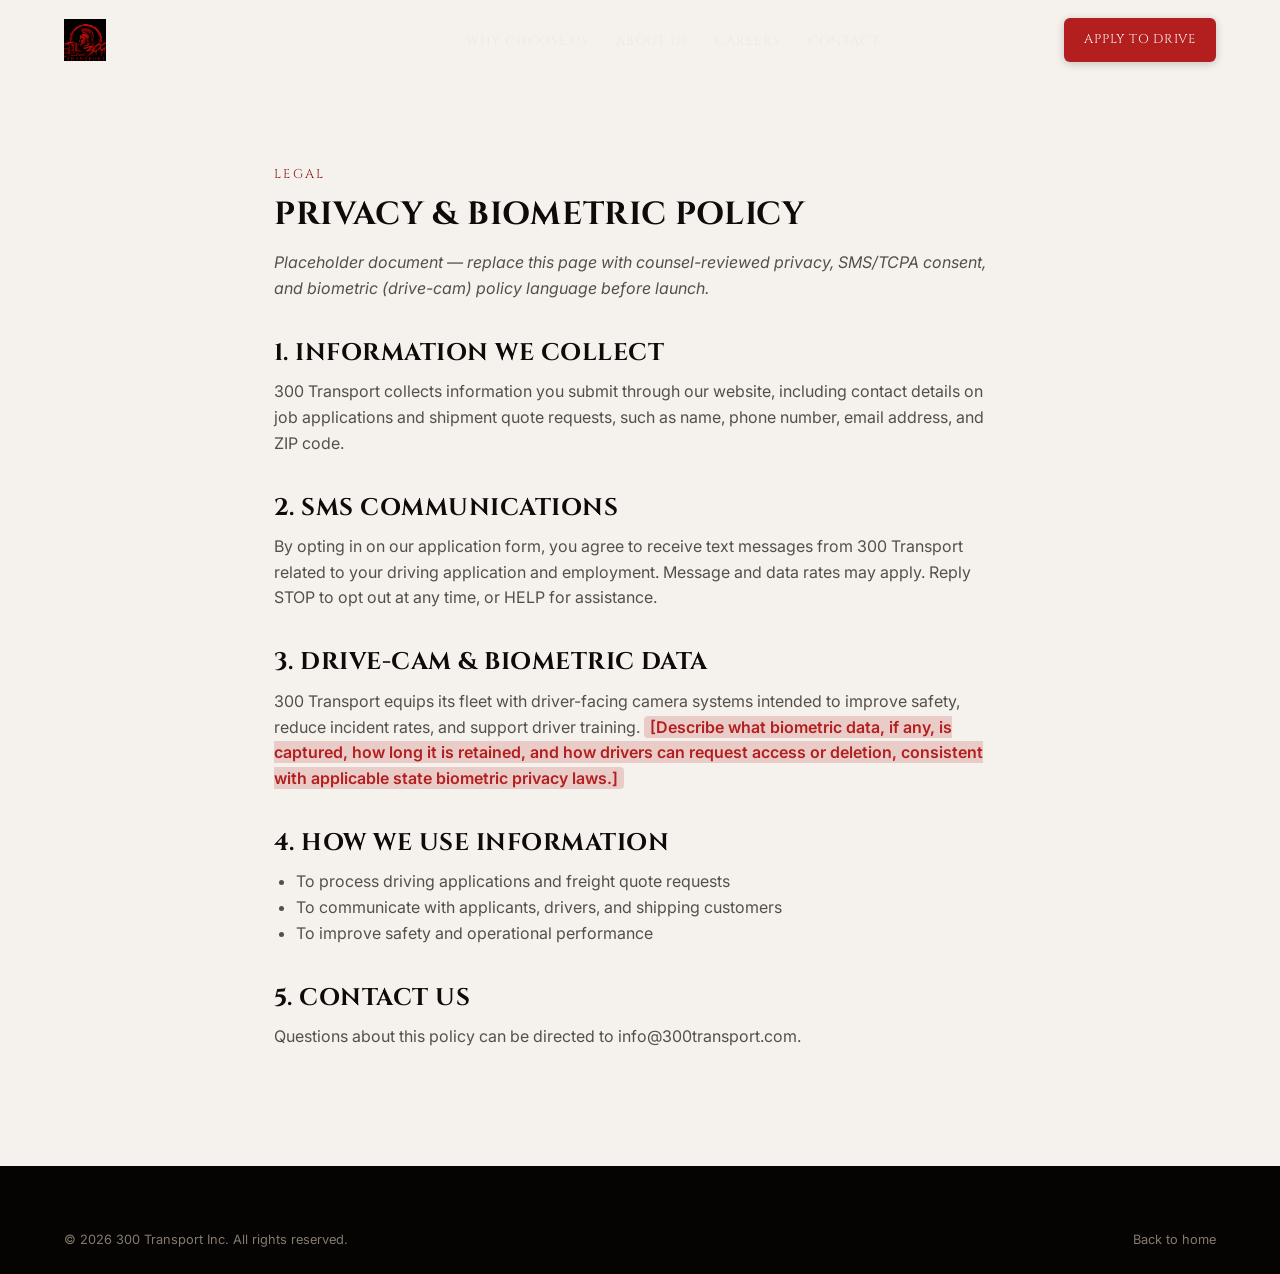
<file: privacy-policy.html>
<!doctype html>
<html lang="en">
<head>
<meta charset="UTF-8">
<meta name="viewport" content="width=device-width, initial-scale=1.0">
<title>Privacy &amp; Biometric Policy | 300 Transport</title>
<link rel="icon" href="images/logo-mark.png" type="image/png">
<link rel="preconnect" href="https://fonts.googleapis.com">
<link rel="preconnect" href="https://fonts.gstatic.com" crossorigin>
<link href="https://fonts.googleapis.com/css2?family=Cinzel:wght@400;500;600;700;900&family=Cinzel+Decorative:wght@700;900&family=Inter:wght@400;500;600;700&display=swap" rel="stylesheet">
<link rel="stylesheet" href="css/style.css">
<style>
  .legal-wrap { max-width: 780px; margin: 0 auto; padding: 160px 24px 100px; }
  .legal-wrap h2 { margin-top: 1.6em; }
  .legal-wrap p, .legal-wrap li { color: var(--muted); }
  .legal-wrap ul { list-style: disc; padding-left: 22px; margin-bottom: 1em; }
</style>
</head>
<body>

<header class="site-header is-scrolled" id="siteHeader">
  <div class="container">
    <a href="index.html#top" class="logo">
      <img class="logo-mark" src="images/logo-mark.png" width="320" height="320" alt="300 Transport shield emblem">
      <span class="logo-word">300 Transport</span>
    </a>
    <ul class="nav-list" id="navList">
      <li><a href="index.html#why-choose-us">Why Choose Us</a></li>
      <li><a href="index.html#about-us">About Us</a></li>
      <li><a href="index.html#hiring-process">Careers</a></li>
      <li><a href="index.html#stay-connected">Contact</a></li>
    </ul>
    <div class="nav-actions">
      <a href="index.html#hiring-process" class="btn btn--primary btn--sm">Apply to Drive</a>
      <button class="nav-toggle" id="navToggle" aria-label="Toggle menu"><span></span></button>
    </div>
  </div>
</header>

<main class="legal-wrap">
  <div class="eyebrow">Legal</div>
  <h1>Privacy &amp; Biometric Policy</h1>
  <p><em>Placeholder document — replace this page with counsel-reviewed privacy, SMS/TCPA consent, and biometric (drive-cam) policy language before launch.</em></p>

  <h2>1. Information We Collect</h2>
  <p>300 Transport collects information you submit through our website, including contact details on job applications and shipment quote requests, such as name, phone number, email address, and ZIP code.</p>

  <h2>2. SMS Communications</h2>
  <p>By opting in on our application form, you agree to receive text messages from 300 Transport related to your driving application and employment. Message and data rates may apply. Reply STOP to opt out at any time, or HELP for assistance.</p>

  <h2>3. Drive-Cam &amp; Biometric Data</h2>
  <p>300 Transport equips its fleet with driver-facing camera systems intended to improve safety, reduce incident rates, and support driver training. <span class="ph">[Describe what biometric data, if any, is captured, how long it is retained, and how drivers can request access or deletion, consistent with applicable state biometric privacy laws.]</span></p>

  <h2>4. How We Use Information</h2>
  <ul>
    <li>To process driving applications and freight quote requests</li>
    <li>To communicate with applicants, drivers, and shipping customers</li>
    <li>To improve safety and operational performance</li>
  </ul>

  <h2>5. Contact Us</h2>
  <p>Questions about this policy can be directed to <a href="mailto:info@300transport.com">info@300transport.com</a>.</p>
</main>

<footer class="site-footer">
  <div class="container footer-bottom" style="border-top:none;padding-top:0;">
    <span>&copy; <span id="year"></span> 300 Transport Inc. All rights reserved.</span>
    <a href="index.html#top">Back to home</a>
  </div>
</footer>

<script src="js/script.js"></script>
</body>
</html>
</file>
<file: css/style.css>
/* ==========================================================================
   300 TRANSPORT — Design System
   Theme: 300 Spartans — monochrome black & red, built around the emblem art
   ========================================================================== */

:root {
  /* Color palette — true black & blood red, no bronze */
  --navy-950: #050403;
  --navy-900: #0e0b09;
  --navy-800: #1a1512;
  --navy-700: #291f1a;
  --navy-600: #3d1010;
  --steel-600: #8b1a1a;
  --steel-500: #a51e1e;
  --steel-400: #c62828;
  --steel-300: #d9c9c0;
  --steel-100: #efe8da;
  --silver: #d8d2c8;
  --white: #f5f2ee;
  --ink: #17120f;
  --muted: #574f47;
  --muted-light: #857a6e;
  --amber: #b31f1f;
  --blood-700: #3d0a0a;
  --blood-500: #7a1414;
  --blood-300: #a51818;
  --success: #2f8f5b;
  --danger: #e0821f;
  --border: #e0d6c4;

  /* Typography */
  --font-head: "Cinzel", "Trajan Pro", Georgia, serif;
  --font-body: "Inter", -apple-system, BlinkMacSystemFont, "Segoe UI", sans-serif;

  /* Layout */
  --container: 1200px;
  --radius-sm: 6px;
  --radius-md: 12px;
  --radius-lg: 20px;
  --shadow-sm: 0 2px 8px rgba(10, 8, 8, 0.2);
  --shadow-md: 0 8px 24px rgba(10, 8, 8, 0.28);
  --shadow-lg: 0 20px 48px rgba(10, 8, 8, 0.4);
  --transition: 200ms ease;
}

/* ---------- Reset ---------- */
*, *::before, *::after { box-sizing: border-box; }
html { scroll-behavior: smooth; }
section[id] { scroll-margin-top: 88px; }
body {
  margin: 0;
  font-family: var(--font-body);
  color: var(--ink);
  background: var(--white);
  line-height: 1.6;
  -webkit-font-smoothing: antialiased;
}
img { max-width: 100%; display: block; }
a { color: inherit; text-decoration: none; }
ul { list-style: none; margin: 0; padding: 0; }
h1, h2, h3, h4 {
  font-family: var(--font-head);
  text-transform: uppercase;
  letter-spacing: 0.02em;
  line-height: 1.15;
  margin: 0 0 0.5em;
  color: var(--navy-900);
}
p { margin: 0 0 1em; color: var(--muted); }
button { font-family: inherit; cursor: pointer; }
input, select, textarea { font-family: inherit; font-size: 1rem; }
.container {
  max-width: var(--container);
  margin: 0 auto;
  padding: 0 24px;
}
.section { padding: 96px 0; }
.section--tight { padding: 64px 0; }
.section--alt { background: var(--steel-100); }
.section--dark {
  background: linear-gradient(160deg, var(--navy-950), var(--navy-800));
  color: var(--steel-100);
}
.section--dark h2, .section--dark h3, .section--dark h4 { color: var(--white); }
.section--dark p { color: var(--steel-300); }

.eyebrow {
  display: inline-block;
  font-family: var(--font-head);
  font-size: 0.8rem;
  letter-spacing: 0.18em;
  text-transform: uppercase;
  color: var(--steel-600);
  margin-bottom: 12px;
}
.section--dark .eyebrow { color: var(--amber); }
.section-title {
  font-size: clamp(1.8rem, 3.2vw, 2.6rem);
  max-width: 720px;
}
.section-lead {
  max-width: 640px;
  font-size: 1.05rem;
}
.section-head { margin-bottom: 48px; }
.section-head--center { text-align: center; margin-left: auto; margin-right: auto; }
.section-head--center .section-title,
.section-head--center .section-lead { margin-left: auto; margin-right: auto; }

/* ---------- Buttons ---------- */
.btn {
  display: inline-flex;
  align-items: center;
  justify-content: center;
  gap: 8px;
  padding: 14px 28px;
  border-radius: var(--radius-sm);
  font-family: var(--font-head);
  font-size: 0.95rem;
  letter-spacing: 0.06em;
  text-transform: uppercase;
  border: 2px solid transparent;
  transition: transform var(--transition), box-shadow var(--transition), background var(--transition), color var(--transition);
  white-space: nowrap;
}
.btn:hover { transform: translateY(-2px); }
.btn--primary {
  background: var(--amber);
  color: var(--white);
  box-shadow: var(--shadow-sm);
}
.btn--primary:hover { box-shadow: var(--shadow-md); background: #d42c2c; }
.btn--outline {
  background: transparent;
  border-color: currentColor;
  color: var(--white);
}
.btn--outline:hover { background: rgba(255, 255, 255, 0.1); }
.btn--dark {
  background: var(--navy-900);
  color: var(--white);
}
.btn--dark:hover { background: var(--navy-700); }
.btn--block { width: 100%; }
.btn--sm { padding: 10px 18px; font-size: 0.8rem; }

/* ==========================================================================
   Header / Navigation
   ========================================================================== */
.site-header {
  position: fixed;
  top: 0; left: 0; right: 0;
  z-index: 1000;
  padding: 18px 0;
  transition: background var(--transition), padding var(--transition), box-shadow var(--transition);
}
.site-header .container { display: flex; align-items: center; justify-content: space-between; }
.site-header.is-scrolled {
  background: var(--navy-950);
  padding: 10px 0;
  box-shadow: var(--shadow-md);
}
.logo { display: flex; align-items: center; gap: 8px; }
.logo-mark { height: 42px; width: auto; display: block; }
.logo-word { font-family: var(--font-head); font-size: 1.15rem; text-transform: uppercase; color: var(--white); letter-spacing: 0.1em; }

.nav-list {
  display: flex;
  align-items: center;
  gap: 28px;
  flex-wrap: wrap;
}
.nav-list a {
  font-family: var(--font-head);
  font-size: 0.82rem;
  letter-spacing: 0.06em;
  text-transform: uppercase;
  color: var(--steel-100);
  transition: color var(--transition);
  padding: 6px 0;
  border-bottom: 2px solid transparent;
}
.nav-list a:hover { color: var(--amber); border-color: var(--amber); }

.nav-actions { display: flex; align-items: center; gap: 16px; }
.nav-toggle {
  display: none;
  background: none;
  border: none;
  width: 34px; height: 26px;
  position: relative;
  z-index: 1100;
}
.nav-toggle span, .nav-toggle::before, .nav-toggle::after {
  content: "";
  display: block;
  position: absolute;
  left: 0; right: 0;
  height: 3px;
  background: var(--white);
  border-radius: 2px;
  transition: transform var(--transition), opacity var(--transition), top var(--transition);
}
.nav-toggle::before { top: 2px; }
.nav-toggle span { top: 12px; }
.nav-toggle::after { top: 22px; }
.nav-toggle.is-open::before { top: 12px; transform: rotate(45deg); }
.nav-toggle.is-open::after { top: 12px; transform: rotate(-45deg); }
.nav-toggle.is-open span { opacity: 0; }

/* ==========================================================================
   Hero
   ========================================================================== */
.hero {
  position: relative;
  min-height: 100vh;
  display: flex;
  align-items: center;
  color: var(--white);
  background: linear-gradient(120deg, var(--navy-950) 0%, var(--navy-800) 55%, var(--navy-600) 100%);
  overflow: hidden;
}
.hero__bg-shape {
  position: absolute;
  inset: 0;
  opacity: 0.9;
  pointer-events: none;
}
.hero__bg-shape svg { width: 100%; height: 100%; }
.hero .container {
  position: relative;
  z-index: 2;
  display: grid;
  grid-template-columns: 1.1fr 0.9fr;
  gap: 40px;
  align-items: center;
  padding-top: 120px;
  padding-bottom: 80px;
}
.hero__eyebrow {
  font-family: var(--font-head);
  letter-spacing: 0.2em;
  text-transform: uppercase;
  color: var(--amber);
  font-size: 0.85rem;
  margin-bottom: 18px;
}
.hero h1 {
  color: var(--white);
  font-size: clamp(2.6rem, 6vw, 4.4rem);
  margin-bottom: 20px;
}
.hero h1 em { color: var(--steel-400); font-style: normal; }
.hero p {
  color: var(--steel-300);
  font-size: 1.15rem;
  max-width: 520px;
  margin-bottom: 32px;
}
.hero__actions { display: flex; gap: 16px; flex-wrap: wrap; }
.hero__tagline {
  font-family: var(--font-head);
  font-size: 0.95rem;
  letter-spacing: 0.2em;
  text-transform: uppercase;
  color: var(--steel-300);
  margin-top: 32px;
}
.hero__tagline span { color: var(--amber); margin: 0 10px; }
.hero__art { position: relative; }
.hero__art img { width: 100%; height: auto; filter: drop-shadow(0 20px 40px rgba(0, 0, 0, 0.6)); }
.hero__stats {
  display: flex;
  gap: 28px;
  margin-top: 56px;
  flex-wrap: wrap;
}
.hero__stat strong {
  display: block;
  font-family: var(--font-head);
  font-size: 2rem;
  color: var(--amber);
}
.hero__stat span { font-size: 0.85rem; color: var(--steel-300); text-transform: uppercase; letter-spacing: 0.04em; }
.hero__scroll {
  position: absolute;
  bottom: 28px;
  left: 24px;
  display: flex;
  align-items: center;
  gap: 10px;
  color: var(--steel-300);
  font-size: 0.78rem;
  text-transform: uppercase;
  letter-spacing: 0.1em;
  z-index: 2;
}
.hero__scroll .dot {
  width: 8px; height: 8px; border-radius: 50%;
  background: var(--amber);
  animation: pulse 1.6s infinite;
}
@keyframes pulse {
  0%, 100% { transform: scale(1); opacity: 1; }
  50% { transform: scale(1.6); opacity: 0.4; }
}

/* ==========================================================================
   Why Choose Us
   ========================================================================== */
.feature-grid {
  display: grid;
  grid-template-columns: repeat(auto-fit, minmax(210px, 1fr));
  gap: 24px;
  margin-top: 48px;
}
.feature-card {
  background: var(--white);
  border: 1px solid var(--border);
  border-radius: var(--radius-md);
  padding: 32px 24px;
  transition: transform var(--transition), box-shadow var(--transition), border-color var(--transition);
}
.feature-card:hover {
  transform: translateY(-6px);
  box-shadow: var(--shadow-md);
  border-color: var(--steel-400);
}
.feature-card__icon {
  width: 56px; height: 56px;
  margin-bottom: 20px;
  color: var(--steel-600);
}
.feature-card__icon svg { width: 100%; height: 100%; }
.feature-card h3 { font-size: 1.05rem; margin-bottom: 8px; }
.feature-card p { font-size: 0.92rem; margin: 0; }
.why-lead { display: grid; grid-template-columns: 1fr 1fr; gap: 40px; }

/* ==========================================================================
   About
   ========================================================================== */
.about-grid {
  display: grid;
  grid-template-columns: 0.9fr 1.1fr;
  gap: 56px;
  align-items: start;
}
.about-art { position: sticky; top: 110px; }
.about-copy p { font-size: 1rem; }
.about-copy .placeholder { background: var(--steel-100); padding: 0 4px; border-radius: 3px; color: var(--steel-600); font-style: italic; }
.stat-row {
  display: grid;
  grid-template-columns: repeat(3, 1fr);
  gap: 20px;
  margin: 32px 0;
}
.stat-box {
  background: var(--navy-900);
  color: var(--white);
  border-radius: var(--radius-md);
  padding: 24px 18px;
  text-align: center;
}
.stat-box strong { display: block; font-family: var(--font-head); font-size: 1.8rem; color: var(--amber); }
.stat-box span { font-size: 0.78rem; text-transform: uppercase; letter-spacing: 0.05em; color: var(--steel-300); }

/* ==========================================================================
   Tabs (Trucks / Trailers)
   ========================================================================== */
.tab-group { margin-top: 48px; }
.tab-buttons {
  display: flex;
  gap: 12px;
  flex-wrap: wrap;
  margin-bottom: 32px;
  border-bottom: 1px solid var(--border);
  padding-bottom: 0;
}
.tab-btn {
  background: none;
  border: none;
  padding: 12px 6px;
  font-family: var(--font-head);
  font-size: 0.95rem;
  letter-spacing: 0.04em;
  text-transform: uppercase;
  color: var(--muted-light);
  border-bottom: 3px solid transparent;
  margin-right: 24px;
  transition: color var(--transition), border-color var(--transition);
}
.tab-btn.is-active, .tab-btn:hover { color: var(--navy-900); border-color: var(--amber); }
.tab-panel { display: none; }
.tab-panel.is-active { display: grid; grid-template-columns: 1fr 1fr; gap: 48px; align-items: center; animation: fadeIn 320ms ease; }
@keyframes fadeIn { from { opacity: 0; transform: translateY(8px); } to { opacity: 1; transform: translateY(0); } }
.spec-list { display: grid; grid-template-columns: 1fr 1fr; gap: 16px 24px; margin: 24px 0; }
.spec-item { border-bottom: 1px dashed var(--border); padding-bottom: 8px; }
.spec-item span { display: block; font-size: 0.72rem; text-transform: uppercase; letter-spacing: 0.06em; color: var(--muted-light); margin-bottom: 2px; }
.spec-item strong { font-family: var(--font-head); font-size: 1rem; color: var(--navy-900); }
.tab-art {
  background: var(--steel-100);
  border-radius: var(--radius-lg);
  padding: 32px;
}

/* ==========================================================================
   Hiring Process
   ========================================================================== */
.process-steps {
  display: grid;
  grid-template-columns: repeat(4, 1fr);
  gap: 24px;
  margin-top: 56px;
  counter-reset: step;
}
.process-step { text-align: center; position: relative; }
.process-step__num {
  width: 64px; height: 64px;
  border-radius: 50%;
  background: var(--navy-900);
  color: var(--amber);
  font-family: var(--font-head);
  font-size: 1.4rem;
  display: flex; align-items: center; justify-content: center;
  margin: 0 auto 18px;
  border: 3px solid var(--amber);
}
.process-step h3 { font-size: 0.95rem; }
.process-step p { font-size: 0.85rem; }
.process-steps::before { content: none; }

/* ==========================================================================
   Forms
   ========================================================================== */
.form-panel {
  background: var(--white);
  border-radius: var(--radius-lg);
  box-shadow: var(--shadow-lg);
  padding: 40px;
  margin-top: 40px;
}
.form-grid {
  display: grid;
  grid-template-columns: 1fr 1fr;
  gap: 18px;
}
.form-grid--3 { grid-template-columns: repeat(3, 1fr); }
.field { margin-bottom: 18px; }
.field--full { grid-column: 1 / -1; }
.field label.field-label {
  display: block;
  font-size: 0.78rem;
  text-transform: uppercase;
  letter-spacing: 0.05em;
  color: var(--muted);
  margin-bottom: 10px;
  font-weight: 600;
}
.field input[type="text"],
.field input[type="tel"],
.field input[type="email"] {
  width: 100%;
  padding: 13px 16px;
  border: 1.5px solid var(--border);
  border-radius: var(--radius-sm);
  transition: border-color var(--transition);
  background: var(--steel-100);
}
.field input:focus { outline: none; border-color: var(--steel-500); background: var(--white); }
.radio-row { display: flex; flex-wrap: wrap; gap: 10px; }
.radio-pill {
  border: 1.5px solid var(--border);
  border-radius: 30px;
  padding: 9px 18px;
  font-size: 0.85rem;
  cursor: pointer;
  transition: all var(--transition);
  user-select: none;
}
.radio-pill input { position: absolute; opacity: 0; pointer-events: none; }
.radio-pill:has(input:checked) {
  background: var(--navy-900);
  border-color: var(--navy-900);
  color: var(--white);
}
.file-row { display: flex; align-items: center; gap: 14px; flex-wrap: wrap; }
.file-row .file-btn {
  background: var(--steel-100);
  border: 1.5px dashed var(--steel-400);
  border-radius: var(--radius-sm);
  padding: 12px 20px;
  font-size: 0.85rem;
  color: var(--steel-600);
}
.consent-row { display: flex; gap: 12px; align-items: flex-start; font-size: 0.82rem; color: var(--muted); margin: 20px 0; }
.consent-row input { margin-top: 4px; }
.consent-row a { color: var(--steel-600); text-decoration: underline; }
.form-note {
  margin-top: 14px;
  font-size: 0.85rem;
  padding: 12px 16px;
  border-radius: var(--radius-sm);
  display: none;
}
.form-note.is-visible { display: block; }
.form-note--success { background: #e7f6ee; color: var(--success); }
.form-note--error { background: #fbeae7; color: var(--danger); }
.hp-field { position: absolute; left: -9999px; top: -9999px; }

/* ==========================================================================
   Quote
   ========================================================================== */
.quote-panel {
  background: var(--navy-950);
  color: var(--white);
  border-radius: var(--radius-lg);
  padding: 40px;
}
.quote-panel .field-label { color: var(--steel-300); }
.quote-panel .field input {
  background: var(--navy-800);
  border-color: var(--navy-600);
  color: var(--white);
}
.quote-panel .field input::placeholder { color: var(--steel-400); }
.quote-cols { display: grid; grid-template-columns: 1fr 1fr; gap: 32px; }
.quote-cols h4 { color: var(--amber); font-size: 0.9rem; margin-bottom: 14px; }

/* ==========================================================================
   Work Schedule
   ========================================================================== */
.schedule-grid { display: grid; grid-template-columns: 1fr 1.3fr; gap: 48px; margin-top: 48px; align-items: start; }
.trailer-picker { display: flex; flex-direction: column; gap: 14px; }
.trailer-option {
  display: flex; align-items: center; gap: 16px;
  border: 1.5px solid var(--border);
  border-radius: var(--radius-md);
  padding: 16px 20px;
  cursor: pointer;
  transition: all var(--transition);
}
.trailer-option input { position: absolute; opacity: 0; pointer-events: none; }
.trailer-option:has(input:checked) { border-color: var(--steel-500); background: var(--steel-100); }
.trailer-option__icon { width: 40px; height: 40px; color: var(--steel-600); flex-shrink: 0; }
.trailer-option__icon svg { width: 100%; height: 100%; }
.schedule-results { background: var(--white); border-radius: var(--radius-md); border: 1px solid var(--border); padding: 28px; }
.schedule-list { display: grid; gap: 12px; margin-top: 16px; }
.schedule-list li {
  display: flex; align-items: center; gap: 12px;
  padding: 14px 16px;
  background: var(--steel-100);
  border-radius: var(--radius-sm);
  font-family: var(--font-head);
  font-size: 0.9rem;
  letter-spacing: 0.02em;
  color: var(--navy-900);
}
.schedule-list li::before { content: "\2713"; color: var(--success); font-weight: bold; }
.region-tags { display: flex; flex-wrap: wrap; gap: 8px; margin-top: 16px; }
.region-tags span {
  background: var(--navy-900); color: var(--steel-100);
  font-size: 0.75rem; padding: 6px 12px; border-radius: 20px;
}

/* ==========================================================================
   Contact
   ========================================================================== */
.contact-grid {
  display: grid;
  grid-template-columns: repeat(auto-fit, minmax(220px, 1fr));
  gap: 32px;
  margin-top: 48px;
}
.contact-card__icon { width: 40px; height: 40px; color: var(--amber); margin-bottom: 16px; }
.contact-card__icon svg { width: 100%; height: 100%; }
.contact-card h4 { color: var(--white); font-size: 0.85rem; letter-spacing: 0.08em; margin-bottom: 10px; }
.contact-card p, .contact-card a { color: var(--steel-100); font-size: 1.05rem; margin: 0; }
.contact-card a:hover { color: var(--amber); }
.social-row { display: flex; gap: 14px; margin-top: 8px; }
.social-row a {
  width: 40px; height: 40px;
  border: 1.5px solid var(--steel-500);
  border-radius: 50%;
  display: flex; align-items: center; justify-content: center;
  transition: all var(--transition);
}
.social-row a:hover { background: var(--amber); border-color: var(--amber); }
.social-row svg { width: 18px; height: 18px; }

/* ==========================================================================
   Testimonials
   ========================================================================== */
.testimonial-track {
  display: grid;
  grid-template-columns: repeat(3, 1fr);
  gap: 24px;
  margin-top: 48px;
}
.testimonial-card {
  background: var(--white);
  border: 1px solid var(--border);
  border-radius: var(--radius-md);
  padding: 32px;
  position: relative;
}
.testimonial-card .quote-mark {
  font-family: var(--font-head);
  font-size: 3rem;
  color: var(--steel-300);
  line-height: 1;
  display: block;
  margin-bottom: 8px;
}
.testimonial-card p { font-size: 0.95rem; color: var(--ink); }
.testimonial-card h4 { font-size: 0.85rem; color: var(--steel-600); margin: 16px 0 0; }
.testimonial-card .badge { font-size: 0.72rem; color: var(--muted-light); text-transform: uppercase; letter-spacing: 0.05em; }

/* ==========================================================================
   Industries served (replaces "collaborations" logo wall)
   ========================================================================== */
.industry-grid {
  display: grid;
  grid-template-columns: repeat(auto-fit, minmax(160px, 1fr));
  gap: 16px;
  margin-top: 40px;
}
.industry-chip {
  background: var(--white);
  border: 1px solid var(--border);
  border-radius: var(--radius-md);
  padding: 22px 16px;
  text-align: center;
  transition: all var(--transition);
}
.industry-chip:hover { border-color: var(--steel-400); transform: translateY(-4px); box-shadow: var(--shadow-sm); }
.industry-chip__icon { width: 34px; height: 34px; margin: 0 auto 12px; color: var(--steel-600); }
.industry-chip__icon svg { width: 100%; height: 100%; }
.industry-chip span { font-family: var(--font-head); font-size: 0.82rem; text-transform: uppercase; letter-spacing: 0.03em; color: var(--navy-900); }

/* ==========================================================================
   CTA banner
   ========================================================================== */
.cta-banner {
  background: linear-gradient(120deg, var(--steel-600), var(--navy-700));
  border-radius: var(--radius-lg);
  padding: 56px;
  display: flex;
  align-items: center;
  justify-content: space-between;
  gap: 32px;
  flex-wrap: wrap;
  color: var(--white);
}
.cta-banner h2 { color: var(--white); margin-bottom: 8px; }
.cta-banner p { color: var(--steel-100); margin: 0; }

/* ==========================================================================
   Footer
   ========================================================================== */
.site-footer { background: var(--navy-950); color: var(--steel-300); padding: 64px 0 24px; }
.footer-grid {
  display: grid;
  grid-template-columns: 1.4fr 1fr 1fr 1fr;
  gap: 40px;
  padding-bottom: 40px;
  border-bottom: 1px solid rgba(255,255,255,0.1);
}
.footer-grid h4 { color: var(--white); font-size: 0.85rem; letter-spacing: 0.06em; margin-bottom: 18px; }
.footer-grid ul li { margin-bottom: 10px; }
.footer-grid a { font-size: 0.9rem; color: var(--steel-300); transition: color var(--transition); }
.footer-grid a:hover { color: var(--amber); }
.footer-brand p { font-size: 0.88rem; max-width: 320px; }
.footer-bottom {
  display: flex;
  justify-content: space-between;
  align-items: center;
  padding-top: 24px;
  font-size: 0.8rem;
  color: var(--muted-light);
  flex-wrap: wrap;
  gap: 12px;
}

/* ==========================================================================
   Placeholder marker (for content the user must fill in with real facts)
   ========================================================================== */
.ph {
  background: rgba(179, 31, 31, 0.18);
  color: var(--amber);
  padding: 1px 6px;
  border-radius: 4px;
  font-style: normal;
  font-weight: 600;
}
.section--dark .ph, .quote-panel .ph { background: rgba(179, 31, 31, 0.3); color: #ff8b7a; }

/* ==========================================================================
   Responsive
   ========================================================================== */
@media (max-width: 980px) {
  .hero .container { grid-template-columns: 1fr; padding-top: 140px; }
  .about-grid { grid-template-columns: 1fr; }
  .about-art { position: static; }
  .schedule-grid { grid-template-columns: 1fr; }
  .quote-cols { grid-template-columns: 1fr; }
  .footer-grid { grid-template-columns: 1fr 1fr; }
  .testimonial-track { grid-template-columns: 1fr; }
  .process-steps { grid-template-columns: 1fr 1fr; }
}
@media (max-width: 760px) {
  .nav-list {
    position: fixed;
    inset: 0 0 0 30%;
    background: var(--navy-950);
    flex-direction: column;
    justify-content: center;
    align-items: flex-start;
    padding: 40px;
    transform: translateX(100%);
    transition: transform var(--transition);
    z-index: 1050;
  }
  .nav-list.is-open { transform: translateX(0); }
  .nav-list a { font-size: 1rem; }
  .nav-toggle { display: block; }
  .hero__actions .btn { flex: 1; }
  .tab-panel.is-active { grid-template-columns: 1fr; }
  .form-grid, .form-grid--3 { grid-template-columns: 1fr; }
  .process-steps { grid-template-columns: 1fr; }
  .footer-grid { grid-template-columns: 1fr; }
  .cta-banner { flex-direction: column; text-align: center; }
  .section { padding: 64px 0; }
}
</file>
